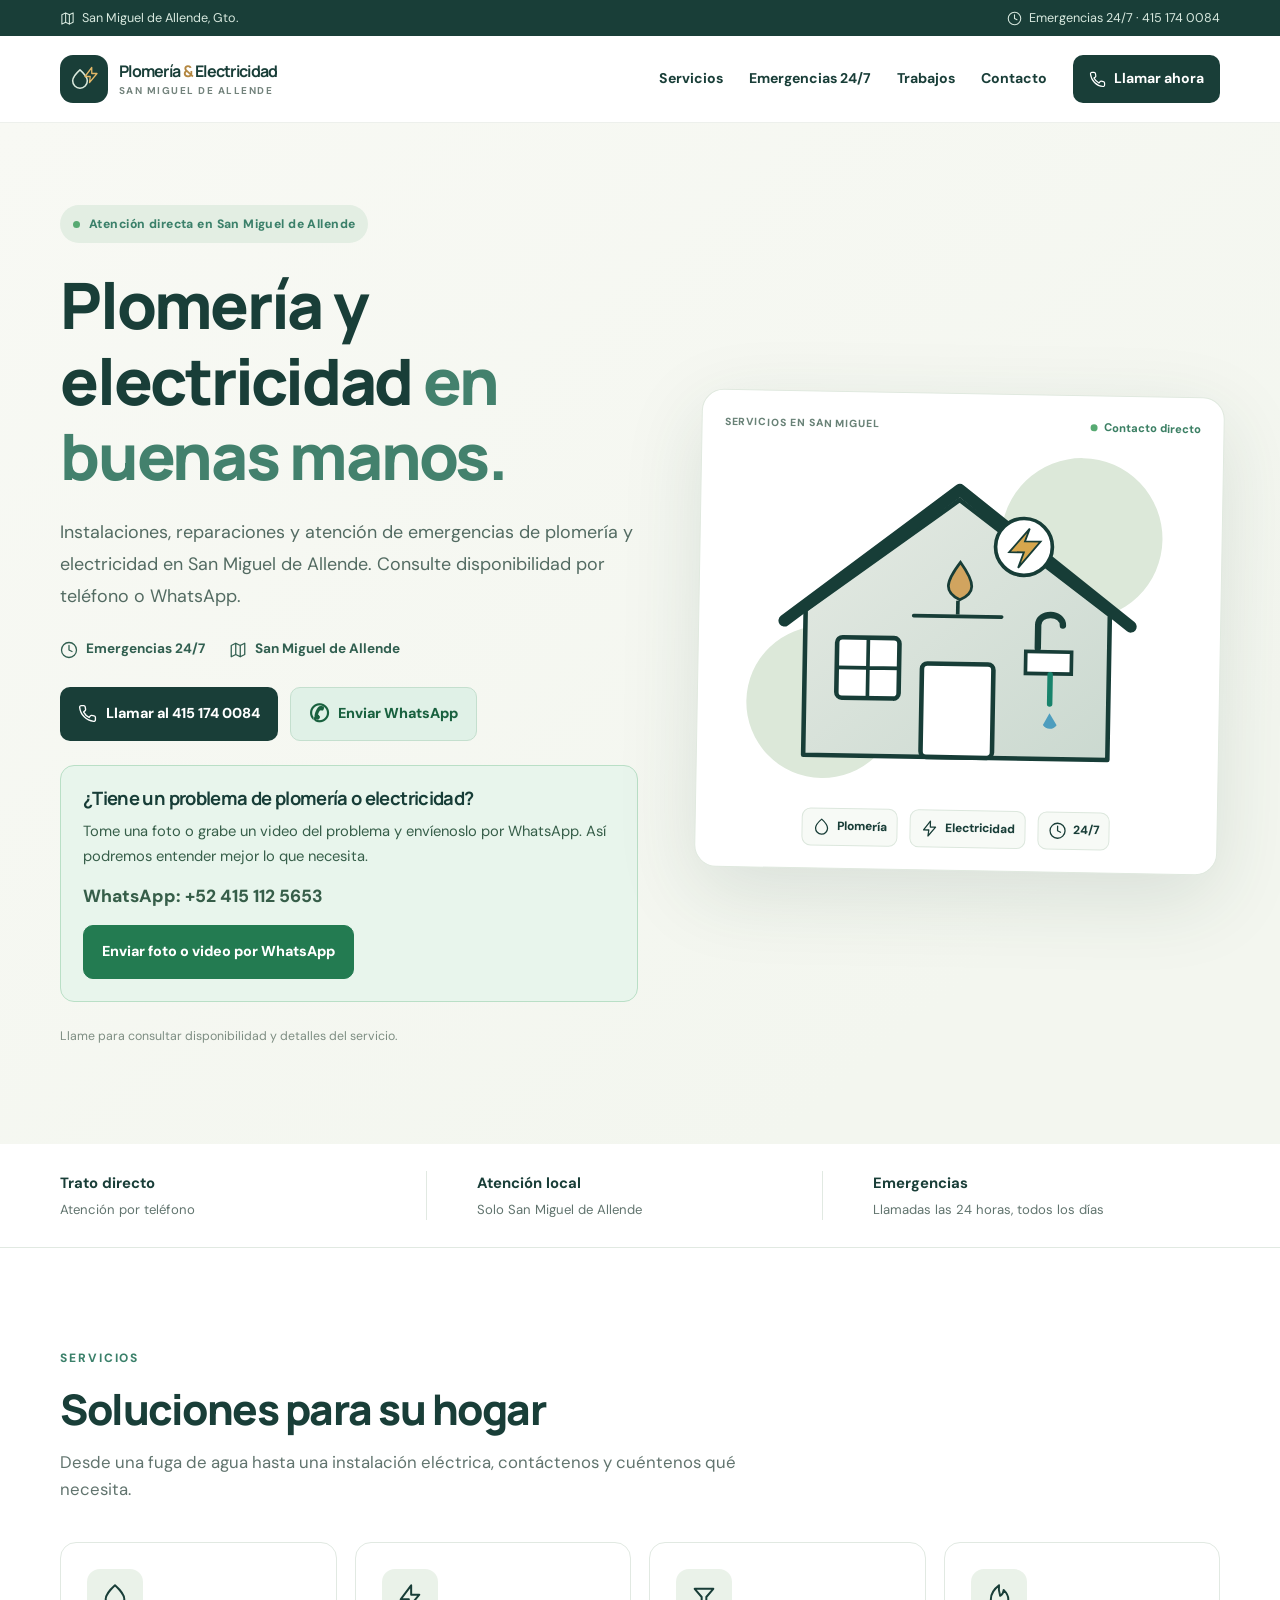
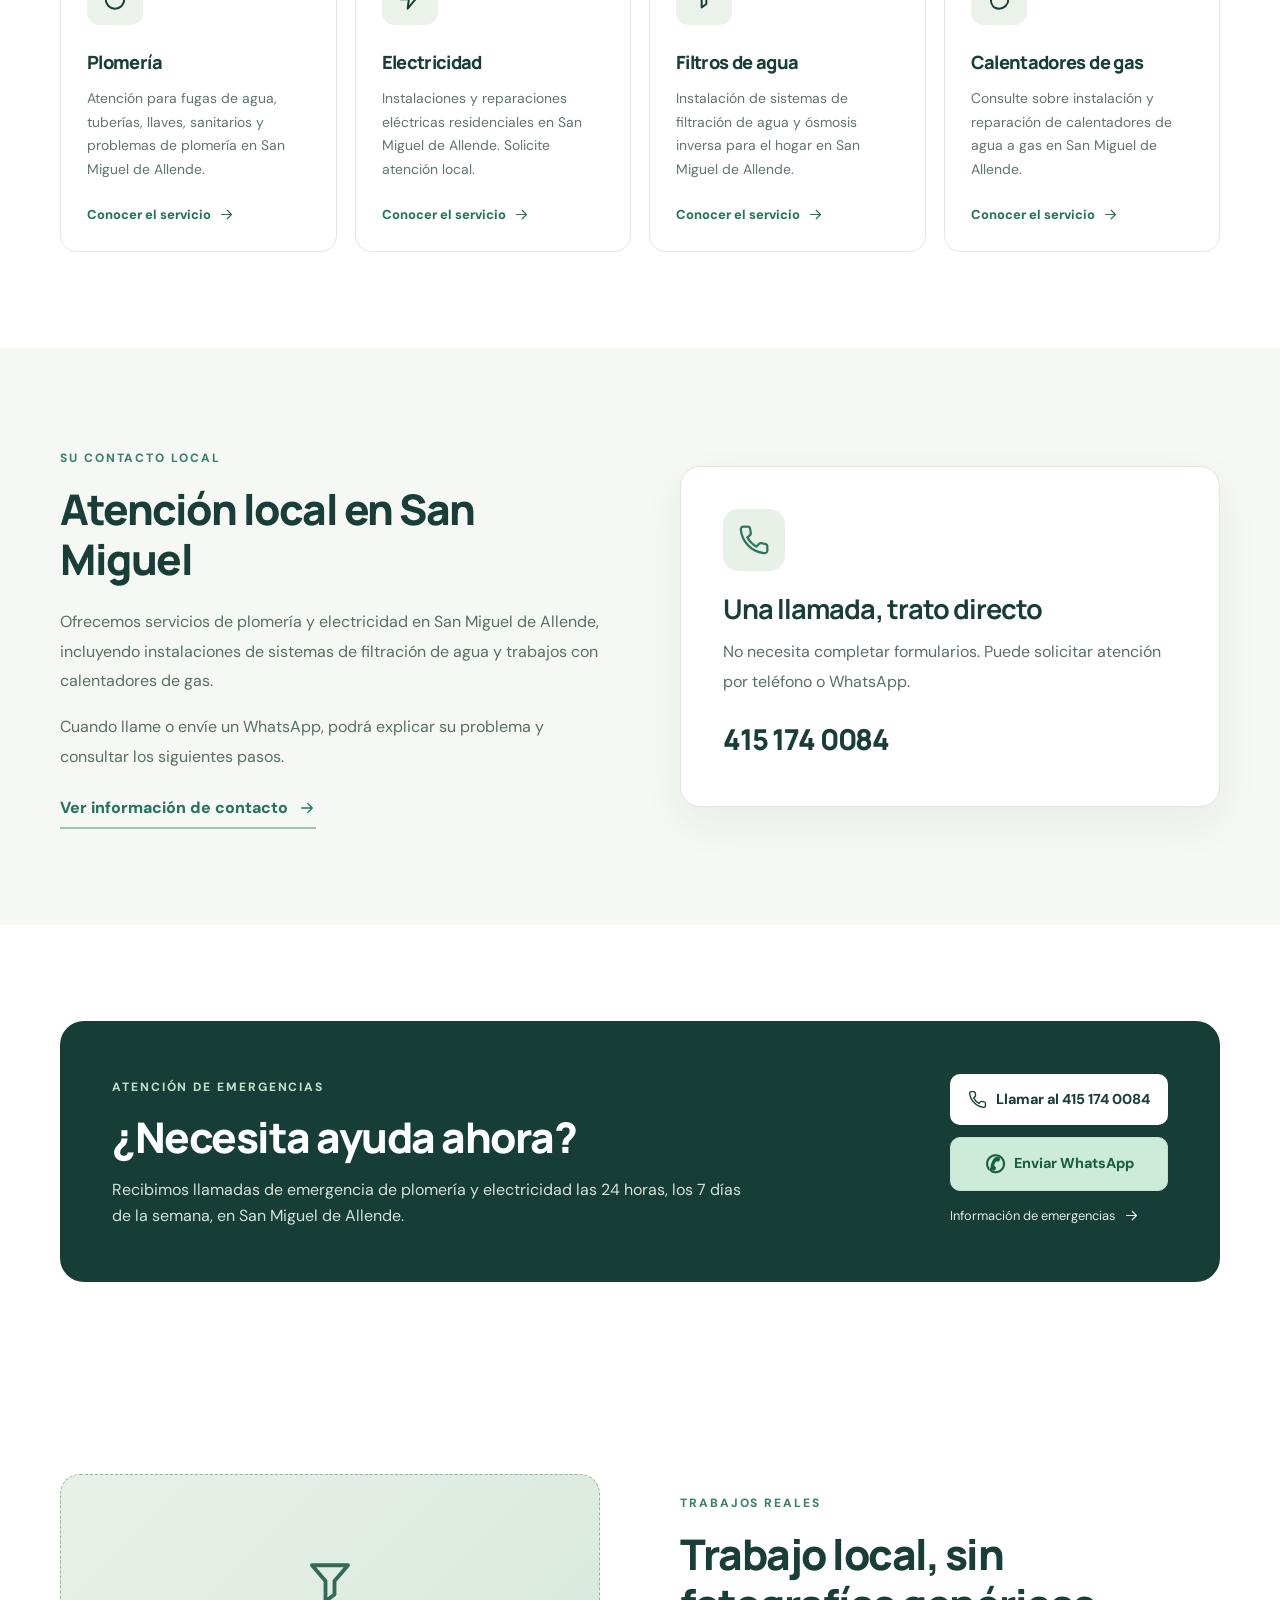
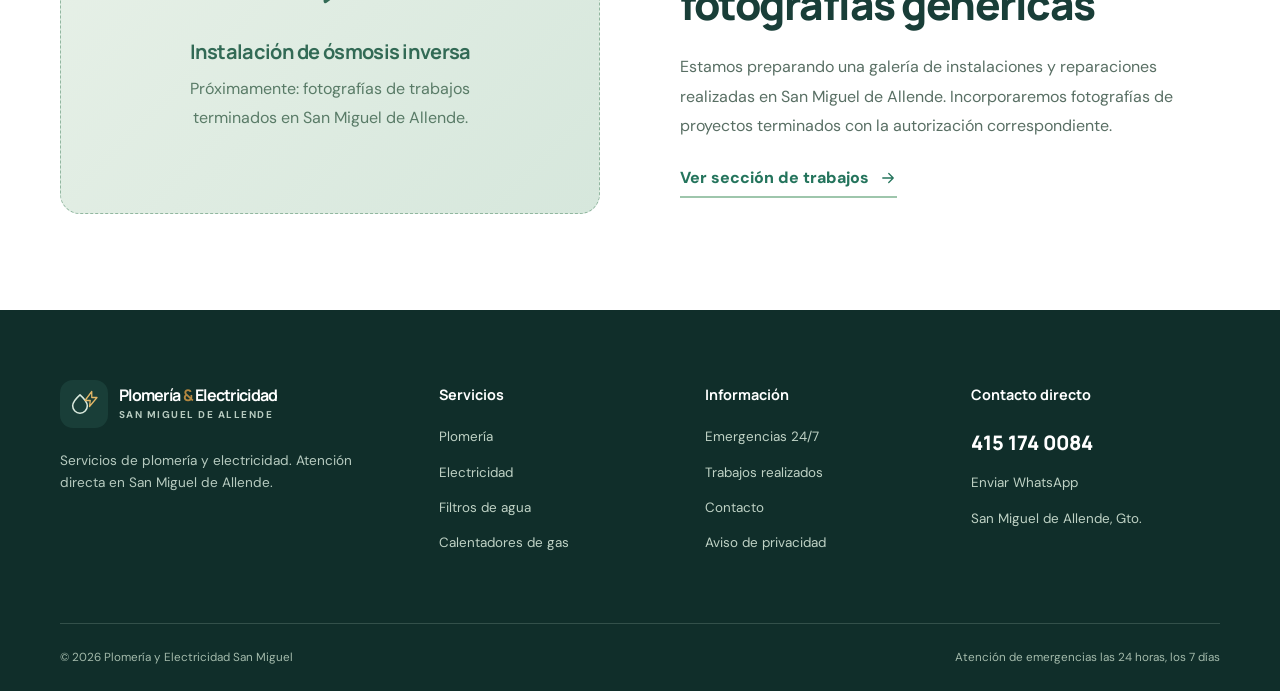
<file: index.html>
<!doctype html><html lang="es-MX"><head>
<!-- Google tag (gtag.js) -->
<script async src="https://www.googletagmanager.com/gtag/js?id=G-FZ346NBR8F"></script>
<script>
  window.dataLayer = window.dataLayer || [];
  function gtag(){dataLayer.push(arguments);}
  gtag('js', new Date());
  gtag('config', 'G-FZ346NBR8F');
</script>
<meta charset="utf-8"><meta name="viewport" content="width=device-width,initial-scale=1"><title>Plomería y Electricidad en San Miguel de Allende</title><meta name="description" content="Plomero y electricista en San Miguel de Allende. Filtros de agua, calentadores de gas y atención de emergencias 24/7. Solicite atención local por teléfono o WhatsApp."><link rel="canonical" href="https://plomeria-electricidad-san-miguel.mx/"><meta property="og:type" content="website"><meta property="og:locale" content="es_MX"><meta property="og:title" content="Plomería y Electricidad en San Miguel de Allende"><meta property="og:description" content="Plomero y electricista en San Miguel de Allende. Filtros de agua, calentadores de gas y atención de emergencias 24/7. Solicite atención local por teléfono o WhatsApp."><meta property="og:url" content="https://plomeria-electricidad-san-miguel.mx/"><meta name="theme-color" content="#173d37"><link rel="icon" type="image/svg+xml" href="/assets/images/favicon.svg"><link rel="stylesheet" href="/assets/css/main.css"><script type="application/ld+json">{"@context":"https://schema.org","@type":["Plumber","Electrician"],"name":"Plomería y Electricidad San Miguel","url":"https://plomeria-electricidad-san-miguel.mx/","telephone":"+524151740084","address":{"@type":"PostalAddress","addressLocality":"San Miguel de Allende","addressRegion":"Guanajuato","addressCountry":"MX"},"description":"Servicios de plomería, electricidad, filtración de agua y calentadores de gas en San Miguel de Allende.","areaServed":{"@type":"City","name":"San Miguel de Allende","containedInPlace":{"@type":"AdministrativeArea","name":"Guanajuato"}},"hasOfferCatalog":{"@type":"OfferCatalog","name":"Servicios","itemListElement":[{"@type":"OfferCatalog","name":"Plomería","url":"https://plomeria-electricidad-san-miguel.mx/plomeria/"},{"@type":"OfferCatalog","name":"Electricidad","url":"https://plomeria-electricidad-san-miguel.mx/electricidad/"},{"@type":"OfferCatalog","name":"Filtros de agua","url":"https://plomeria-electricidad-san-miguel.mx/filtros-de-agua/"},{"@type":"OfferCatalog","name":"Calentadores de gas","url":"https://plomeria-electricidad-san-miguel.mx/calentadores-de-gas/"}]}}</script><script type="application/ld+json">{"@context":"https://schema.org","@type":"WebPage","name":"Plomería y Electricidad en San Miguel de Allende","description":"Plomero y electricista en San Miguel de Allende. Filtros de agua, calentadores de gas y atención de emergencias 24/7. Solicite atención local por teléfono o WhatsApp.","url":"https://plomeria-electricidad-san-miguel.mx/","inLanguage":"es"}</script></head><body><a class="skip-link" href="#contenido">Saltar al contenido</a><div class="topline"><div class="wrap topline-inner"><span><svg width="15" height="15" viewBox="0 0 24 24" fill="none" stroke="currentColor" stroke-width="1.7" stroke-linecap="round" stroke-linejoin="round" aria-hidden="true"><path d="M3 6 9 3l6 3 6-3v15l-6 3-6-3-6 3V6ZM9 3v15m6-12v15"/></svg> San Miguel de Allende, Gto.</span><a href="tel:+524151740084"><svg width="15" height="15" viewBox="0 0 24 24" fill="none" stroke="currentColor" stroke-width="1.7" stroke-linecap="round" stroke-linejoin="round" aria-hidden="true"><path d="M12 22a10 10 0 1 0 0-20 10 10 0 0 0 0 20ZM12 6v6l4 2"/></svg> Emergencias 24/7 · 415 174 0084</a></div></div><header class="site-header"><div class="wrap nav-inner"><a class="brand" href="#contenido" aria-label="Plomería y Electricidad San Miguel, inicio"><span class="brand-mark"><svg width="22" height="22" viewBox="0 0 24 24" fill="none" stroke="currentColor" stroke-width="1.7" stroke-linecap="round" stroke-linejoin="round" aria-hidden="true"><path d="M12 22a8 8 0 0 0 8-8c0-5-8-12-8-12S4 9 4 14a8 8 0 0 0 8 8Z"/></svg><svg width="18" height="18" viewBox="0 0 24 24" fill="none" stroke="currentColor" stroke-width="1.7" stroke-linecap="round" stroke-linejoin="round" aria-hidden="true"><path d="m13 2-9 12h7l-1 8 10-12h-7l0-8Z"/></svg></span><span><strong>Plomería <i>&</i> Electricidad</strong><small>SAN MIGUEL DE ALLENDE</small></span></a><button class="menu-toggle" aria-label="Abrir menú" aria-expanded="false" aria-controls="nav-links"><span></span><span></span><span></span></button><nav class="nav-links" id="nav-links" aria-label="Navegación principal"><a href="#servicios">Servicios</a><a href="#contenido">Emergencias 24/7</a><a href="#contenido">Trabajos</a><a href="#contenido">Contacto</a><a class="nav-call" href="tel:+524151740084"><svg width="17" height="17" viewBox="0 0 24 24" fill="none" stroke="currentColor" stroke-width="1.7" stroke-linecap="round" stroke-linejoin="round" aria-hidden="true"><path d="M22 16.9v3a2 2 0 0 1-2.2 2A19.8 19.8 0 0 1 2.1 4.2 2 2 0 0 1 4.1 2h3a2 2 0 0 1 2 1.7l.5 3a2 2 0 0 1-.6 1.7L7 10a16 16 0 0 0 7 7l1.6-2a2 2 0 0 1 1.7-.6l3 .5a2 2 0 0 1 1.7 2Z"/></svg> Llamar ahora</a></nav></div></header><main id="contenido"><section class="hero"><div class="wrap hero-grid"><div class="hero-copy"><span class="eyebrow"><span class="eyebrow-dot"></span> Atención directa en San Miguel de Allende</span><h1>Plomería y electricidad <em>en buenas manos.</em></h1><p class="hero-lead">Instalaciones, reparaciones y atención de emergencias de plomería y electricidad en San Miguel de Allende. Consulte disponibilidad por teléfono o WhatsApp.</p><div class="hero-facts"><span><svg width="18" height="18" viewBox="0 0 24 24" fill="none" stroke="currentColor" stroke-width="1.7" stroke-linecap="round" stroke-linejoin="round" aria-hidden="true"><path d="M12 22a10 10 0 1 0 0-20 10 10 0 0 0 0 20ZM12 6v6l4 2"/></svg> Emergencias 24/7</span><span><svg width="18" height="18" viewBox="0 0 24 24" fill="none" stroke="currentColor" stroke-width="1.7" stroke-linecap="round" stroke-linejoin="round" aria-hidden="true"><path d="M3 6 9 3l6 3 6-3v15l-6 3-6-3-6 3V6ZM9 3v15m6-12v15"/></svg> San Miguel de Allende</span></div><div class="actions"><a class="btn btn-primary" href="tel:+524151740084"><svg width="19" height="19" viewBox="0 0 24 24" fill="none" stroke="currentColor" stroke-width="1.7" stroke-linecap="round" stroke-linejoin="round" aria-hidden="true"><path d="M22 16.9v3a2 2 0 0 1-2.2 2A19.8 19.8 0 0 1 2.1 4.2 2 2 0 0 1 4.1 2h3a2 2 0 0 1 2 1.7l.5 3a2 2 0 0 1-.6 1.7L7 10a16 16 0 0 0 7 7l1.6-2a2 2 0 0 1 1.7-.6l3 .5a2 2 0 0 1 1.7 2Z"/></svg> Llamar al 415 174 0084</a><a class="btn btn-whatsapp" href="https://wa.me/524151125653?text=Hola%2C%20encontr%C3%A9%20Plomer%C3%ADa%20y%20Electricidad%20San%20Miguel%20y%20necesito%20informaci%C3%B3n%20sobre%20un%20servicio%20en%20San%20Miguel%20de%20Allende." target="_blank" rel="noopener noreferrer"><span class="wa-mark" aria-hidden="true">✆</span> Enviar WhatsApp</a></div><div class="whatsapp-photo-help">
  <h3>¿Tiene un problema de plomería o electricidad?</h3>
  <p>Tome una foto o grabe un video del problema y envíenoslo por WhatsApp. Así podremos entender mejor lo que necesita.</p>
  <p class="whatsapp-photo-number">WhatsApp: +52 415 112 5653</p>
  <a class="btn btn-whatsapp" href="https://wa.me/524151125653?text=Hola%2C%20tengo%20un%20problema%20de%20plomer%C3%ADa%20o%20electricidad%20en%20San%20Miguel%20de%20Allende.%20Quiero%20enviar%20una%20foto%20o%20video." target="_blank" rel="noopener noreferrer">Enviar foto o video por WhatsApp</a>
</div>
<p class="hero-note">Llame para consultar disponibilidad y detalles del servicio.</p></div><div class="hero-art" aria-label="Ilustración de una vivienda y servicios de plomería y electricidad"><div class="art-top"><span>SERVICIOS EN SAN MIGUEL</span><span class="art-status"><span></span> Contacto directo</span></div><svg viewBox="0 0 520 410" role="img" aria-label="Ilustración de casa con tuberías, grifo y luz"><defs><linearGradient id="house" x1="0" x2="1" y1="0" y2="1"><stop stop-color="#e4eae3"/><stop offset="1" stop-color="#cbd9d0"/></linearGradient></defs><circle cx="392" cy="112" r="88" fill="#dce8d9"/><circle cx="112" cy="295" r="83" fill="#dce8d9"/><path d="M92 195 258 72l166 123v158H92Z" fill="url(#house)" stroke="#173d37" stroke-width="5" stroke-linejoin="round"/><path d="M69 207 258 61l189 146" fill="none" stroke="#173d37" stroke-width="13" stroke-linecap="round" stroke-linejoin="round"/><rect x="220" y="251" width="78" height="102" rx="6" fill="#fff" stroke="#173d37" stroke-width="5"/><rect x="127" y="224" width="68" height="66" rx="6" fill="#fff" stroke="#173d37" stroke-width="5"/><path d="M161 224v66M127 257h68" stroke="#173d37" stroke-width="4"/><path d="M333 236h50v24h-50z" fill="#fff" stroke="#173d37" stroke-width="4"/><path d="M346 232v-25c0-15 27-15 27 0" fill="none" stroke="#173d37" stroke-width="7" stroke-linecap="round"/><path d="M360 261v32" stroke="#18836c" stroke-width="6" stroke-linecap="round"/><path d="m360 303-7 13a9 9 0 0 0 15 0Z" fill="#4d9dbe"/><path d="M260 140c-17 23-17 33 0 41 17-8 17-18 0-41Z" fill="#d1a45f" stroke="#173d37" stroke-width="3"/><path d="M258 182v15" stroke="#173d37" stroke-width="4"/><path d="M210 199h96" stroke="#173d37" stroke-width="4" stroke-linecap="round"/><circle cx="329" cy="122" r="31" fill="#fff" stroke="#173d37" stroke-width="4"/><path d="m335 102-22 26h16l-6 17 24-29h-17Z" fill="#d6a64d" stroke="#173d37" stroke-width="2"/></svg><div class="art-bottom"><div class="art-chip"><svg width="18" height="18" viewBox="0 0 24 24" fill="none" stroke="currentColor" stroke-width="1.7" stroke-linecap="round" stroke-linejoin="round" aria-hidden="true"><path d="M12 22a8 8 0 0 0 8-8c0-5-8-12-8-12S4 9 4 14a8 8 0 0 0 8 8Z"/></svg> Plomería</div><div class="art-chip"><svg width="18" height="18" viewBox="0 0 24 24" fill="none" stroke="currentColor" stroke-width="1.7" stroke-linecap="round" stroke-linejoin="round" aria-hidden="true"><path d="m13 2-9 12h7l-1 8 10-12h-7l0-8Z"/></svg> Electricidad</div><div class="art-chip"><svg width="18" height="18" viewBox="0 0 24 24" fill="none" stroke="currentColor" stroke-width="1.7" stroke-linecap="round" stroke-linejoin="round" aria-hidden="true"><path d="M12 22a10 10 0 1 0 0-20 10 10 0 0 0 0 20ZM12 6v6l4 2"/></svg> 24/7</div></div></div></div></section><section class="trust-band"><div class="wrap trust-inner"><div><strong>Trato directo</strong><span>Atención por teléfono</span></div><div><strong>Atención local</strong><span>Solo San Miguel de Allende</span></div><div><strong>Emergencias</strong><span>Llamadas las 24 horas, todos los días</span></div></div></section><section class="section" id="servicios"><div class="wrap"><div class="section-intro"><span class="kicker">SERVICIOS</span><h2>Soluciones para su hogar</h2><p>Desde una fuga de agua hasta una instalación eléctrica, contáctenos y cuéntenos qué necesita.</p></div><div class="service-grid"><a class="service-card" href="/plomeria/"><span class="service-icon"><svg width="28" height="28" viewBox="0 0 24 24" fill="none" stroke="currentColor" stroke-width="1.7" stroke-linecap="round" stroke-linejoin="round" aria-hidden="true"><path d="M12 22a8 8 0 0 0 8-8c0-5-8-12-8-12S4 9 4 14a8 8 0 0 0 8 8Z"/></svg></span><span class="service-title">Plomería</span><span class="service-description">Atención para fugas de agua, tuberías, llaves, sanitarios y problemas de plomería en San Miguel de Allende.</span><span class="card-link">Conocer el servicio <svg width="17" height="17" viewBox="0 0 24 24" fill="none" stroke="currentColor" stroke-width="1.7" stroke-linecap="round" stroke-linejoin="round" aria-hidden="true"><path d="M5 12h14m-6-6 6 6-6 6"/></svg></span></a><a class="service-card" href="/electricidad/"><span class="service-icon"><svg width="28" height="28" viewBox="0 0 24 24" fill="none" stroke="currentColor" stroke-width="1.7" stroke-linecap="round" stroke-linejoin="round" aria-hidden="true"><path d="m13 2-9 12h7l-1 8 10-12h-7l0-8Z"/></svg></span><span class="service-title">Electricidad</span><span class="service-description">Instalaciones y reparaciones eléctricas residenciales en San Miguel de Allende. Solicite atención local.</span><span class="card-link">Conocer el servicio <svg width="17" height="17" viewBox="0 0 24 24" fill="none" stroke="currentColor" stroke-width="1.7" stroke-linecap="round" stroke-linejoin="round" aria-hidden="true"><path d="M5 12h14m-6-6 6 6-6 6"/></svg></span></a><a class="service-card" href="#contenido"><span class="service-icon"><svg width="28" height="28" viewBox="0 0 24 24" fill="none" stroke="currentColor" stroke-width="1.7" stroke-linecap="round" stroke-linejoin="round" aria-hidden="true"><path d="M4 5h16l-6 7v6l-4 3v-9L4 5Z"/></svg></span><span class="service-title">Filtros de agua</span><span class="service-description">Instalación de sistemas de filtración de agua y ósmosis inversa para el hogar en San Miguel de Allende.</span><span class="card-link">Conocer el servicio <svg width="17" height="17" viewBox="0 0 24 24" fill="none" stroke="currentColor" stroke-width="1.7" stroke-linecap="round" stroke-linejoin="round" aria-hidden="true"><path d="M5 12h14m-6-6 6 6-6 6"/></svg></span></a><a class="service-card" href="#contenido"><span class="service-icon"><svg width="28" height="28" viewBox="0 0 24 24" fill="none" stroke="currentColor" stroke-width="1.7" stroke-linecap="round" stroke-linejoin="round" aria-hidden="true"><path d="M12 22c4.5 0 8-3.4 8-8 0-4.2-3-7-4-8-.2 3-1.5 4.2-3 5-1-3-1.5-6-1-9-4 3-7 7-7 12 0 4.6 2.5 8 7 8Z"/></svg></span><span class="service-title">Calentadores de gas</span><span class="service-description">Consulte sobre instalación y reparación de calentadores de agua a gas en San Miguel de Allende.</span><span class="card-link">Conocer el servicio <svg width="17" height="17" viewBox="0 0 24 24" fill="none" stroke="currentColor" stroke-width="1.7" stroke-linecap="round" stroke-linejoin="round" aria-hidden="true"><path d="M5 12h14m-6-6 6 6-6 6"/></svg></span></a></div></div></section><section class="section section-tint"><div class="wrap split"><div><span class="kicker">SU CONTACTO LOCAL</span><h2>Atención local en San Miguel</h2><p>Ofrecemos servicios de plomería y electricidad en San Miguel de Allende, incluyendo instalaciones de sistemas de filtración de agua y trabajos con calentadores de gas.</p><p>Cuando llame o envíe un WhatsApp, podrá explicar su problema y consultar los siguientes pasos.</p><a class="text-link" href="#contenido">Ver información de contacto <svg width="18" height="18" viewBox="0 0 24 24" fill="none" stroke="currentColor" stroke-width="1.7" stroke-linecap="round" stroke-linejoin="round" aria-hidden="true"><path d="M5 12h14m-6-6 6 6-6 6"/></svg></a></div><div class="feature-panel"><span class="feature-icon"><svg width="32" height="32" viewBox="0 0 24 24" fill="none" stroke="currentColor" stroke-width="1.7" stroke-linecap="round" stroke-linejoin="round" aria-hidden="true"><path d="M22 16.9v3a2 2 0 0 1-2.2 2A19.8 19.8 0 0 1 2.1 4.2 2 2 0 0 1 4.1 2h3a2 2 0 0 1 2 1.7l.5 3a2 2 0 0 1-.6 1.7L7 10a16 16 0 0 0 7 7l1.6-2a2 2 0 0 1 1.7-.6l3 .5a2 2 0 0 1 1.7 2Z"/></svg></span><h3>Una llamada, trato directo</h3><p>No necesita completar formularios. Puede solicitar atención por teléfono o WhatsApp.</p><div class="feature-number">415 174 0084</div></div></div></section><section class="section"><div class="wrap emergency-banner"><div><span class="kicker kicker-light">ATENCIÓN DE EMERGENCIAS</span><h2>¿Necesita ayuda ahora?</h2><p>Recibimos llamadas de emergencia de plomería y electricidad las 24 horas, los 7 días de la semana, en San Miguel de Allende.</p></div><div><div class="actions"><a class="btn btn-primary" href="tel:+524151740084"><svg width="19" height="19" viewBox="0 0 24 24" fill="none" stroke="currentColor" stroke-width="1.7" stroke-linecap="round" stroke-linejoin="round" aria-hidden="true"><path d="M22 16.9v3a2 2 0 0 1-2.2 2A19.8 19.8 0 0 1 2.1 4.2 2 2 0 0 1 4.1 2h3a2 2 0 0 1 2 1.7l.5 3a2 2 0 0 1-.6 1.7L7 10a16 16 0 0 0 7 7l1.6-2a2 2 0 0 1 1.7-.6l3 .5a2 2 0 0 1 1.7 2Z"/></svg> Llamar al 415 174 0084</a><a class="btn btn-whatsapp" href="https://wa.me/524151125653?text=Hola%2C%20encontr%C3%A9%20Plomer%C3%ADa%20y%20Electricidad%20San%20Miguel%20y%20necesito%20informaci%C3%B3n%20sobre%20un%20servicio%20en%20San%20Miguel%20de%20Allende." target="_blank" rel="noopener noreferrer"><span class="wa-mark" aria-hidden="true">✆</span> Enviar WhatsApp</a></div><a class="emergency-link" href="#contenido">Información de emergencias <svg width="17" height="17" viewBox="0 0 24 24" fill="none" stroke="currentColor" stroke-width="1.7" stroke-linecap="round" stroke-linejoin="round" aria-hidden="true"><path d="M5 12h14m-6-6 6 6-6 6"/></svg></a></div></div></section><section class="section"><div class="wrap split"><div class="photo-placeholder"><span><svg width="54" height="54" viewBox="0 0 24 24" fill="none" stroke="currentColor" stroke-width="1.7" stroke-linecap="round" stroke-linejoin="round" aria-hidden="true"><path d="M4 5h16l-6 7v6l-4 3v-9L4 5Z"/></svg></span><h3>Instalación de ósmosis inversa</h3><p>Próximamente: fotografías de trabajos terminados en San Miguel de Allende.</p></div><div><span class="kicker">TRABAJOS REALES</span><h2>Trabajo local, sin fotografías genéricas</h2><p>Estamos preparando una galería de instalaciones y reparaciones realizadas en San Miguel de Allende. Incorporaremos fotografías de proyectos terminados con la autorización correspondiente.</p><a class="text-link" href="#contenido">Ver sección de trabajos <svg width="18" height="18" viewBox="0 0 24 24" fill="none" stroke="currentColor" stroke-width="1.7" stroke-linecap="round" stroke-linejoin="round" aria-hidden="true"><path d="M5 12h14m-6-6 6 6-6 6"/></svg></a></div></div></section></main><footer class="footer"><div class="wrap footer-main"><div><a class="brand footer-brand" href="#contenido"><span class="brand-mark"><svg width="22" height="22" viewBox="0 0 24 24" fill="none" stroke="currentColor" stroke-width="1.7" stroke-linecap="round" stroke-linejoin="round" aria-hidden="true"><path d="M12 22a8 8 0 0 0 8-8c0-5-8-12-8-12S4 9 4 14a8 8 0 0 0 8 8Z"/></svg><svg width="18" height="18" viewBox="0 0 24 24" fill="none" stroke="currentColor" stroke-width="1.7" stroke-linecap="round" stroke-linejoin="round" aria-hidden="true"><path d="m13 2-9 12h7l-1 8 10-12h-7l0-8Z"/></svg></span><span><strong>Plomería <i>&</i> Electricidad</strong><small>SAN MIGUEL DE ALLENDE</small></span></a><p>Servicios de plomería y electricidad. Atención directa en San Miguel de Allende.</p></div><div><h3>Servicios</h3><a href="/plomeria/">Plomería</a><a href="/electricidad/">Electricidad</a><a href="#contenido">Filtros de agua</a><a href="#contenido">Calentadores de gas</a></div><div><h3>Información</h3><a href="#contenido">Emergencias 24/7</a><a href="#contenido">Trabajos realizados</a><a href="#contenido">Contacto</a><a href="#contenido">Aviso de privacidad</a></div><div><h3>Contacto directo</h3><a class="footer-number" href="tel:+524151740084">415 174 0084</a><a href="https://wa.me/524151125653?text=Hola%2C%20encontr%C3%A9%20Plomer%C3%ADa%20y%20Electricidad%20San%20Miguel%20y%20necesito%20informaci%C3%B3n%20sobre%20un%20servicio%20en%20San%20Miguel%20de%20Allende." target="_blank" rel="noopener noreferrer">Enviar WhatsApp</a><span>San Miguel de Allende, Gto.</span></div></div><div class="wrap footer-bottom"><span>© 2026 Plomería y Electricidad San Miguel</span><span>Atención de emergencias las 24 horas, los 7 días</span></div></footer><div class="mobile-cta"><a href="tel:+524151740084"><svg width="20" height="20" viewBox="0 0 24 24" fill="none" stroke="currentColor" stroke-width="1.7" stroke-linecap="round" stroke-linejoin="round" aria-hidden="true"><path d="M22 16.9v3a2 2 0 0 1-2.2 2A19.8 19.8 0 0 1 2.1 4.2 2 2 0 0 1 4.1 2h3a2 2 0 0 1 2 1.7l.5 3a2 2 0 0 1-.6 1.7L7 10a16 16 0 0 0 7 7l1.6-2a2 2 0 0 1 1.7-.6l3 .5a2 2 0 0 1 1.7 2Z"/></svg> Llamar</a><a href="https://wa.me/524151125653?text=Hola%2C%20encontr%C3%A9%20Plomer%C3%ADa%20y%20Electricidad%20San%20Miguel%20y%20necesito%20informaci%C3%B3n%20sobre%20un%20servicio%20en%20San%20Miguel%20de%20Allende." target="_blank" rel="noopener noreferrer">✆ WhatsApp</a></div><script>const menu = document.querySelector('.menu-toggle');
const links = document.querySelector('.nav-links');
if (menu && links) {
  menu.addEventListener('click', () => {
    const open = menu.getAttribute('aria-expanded') !== 'true';
    menu.setAttribute('aria-expanded', String(open));
    menu.setAttribute('aria-label', open ? 'Cerrar menú' : 'Abrir menú');
    links.classList.toggle('is-open', open);
  });
  links.addEventListener('click', (e) => {
    if (e.target.closest('a')) {
      menu.setAttribute('aria-expanded', 'false');
      links.classList.remove('is-open');
    }
  });
}
</script><script>
document.addEventListener("click", function (event) {
  const link = event.target.closest("a");

  if (!link) return;

  const href = link.getAttribute("href") || "";

  if (href.startsWith("tel:")) {
    gtag("event", "phone_click", {
      page_path: window.location.pathname
    });
  }

  if (href.includes("wa.me/")) {
    gtag("event", "whatsapp_click", {
      page_path: window.location.pathname
    });
  }
});
</script>
</body></html>
</file>
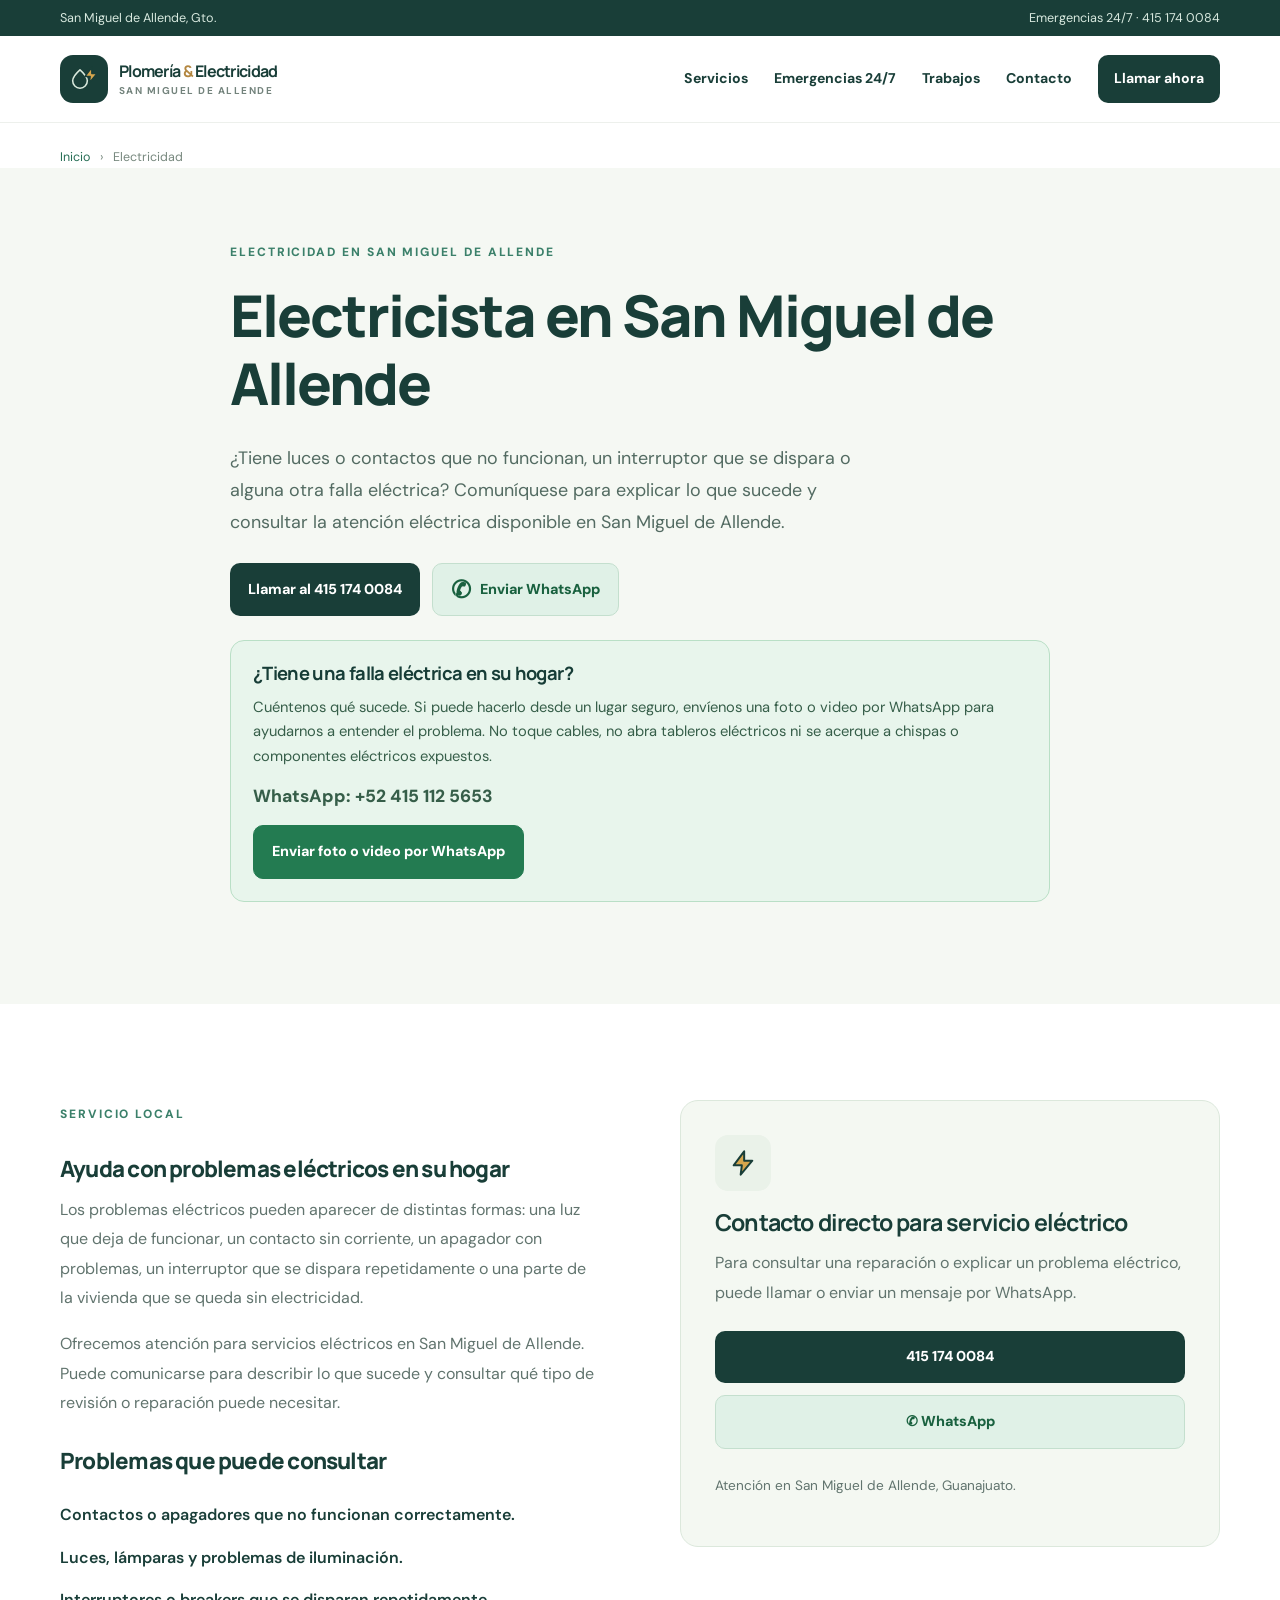
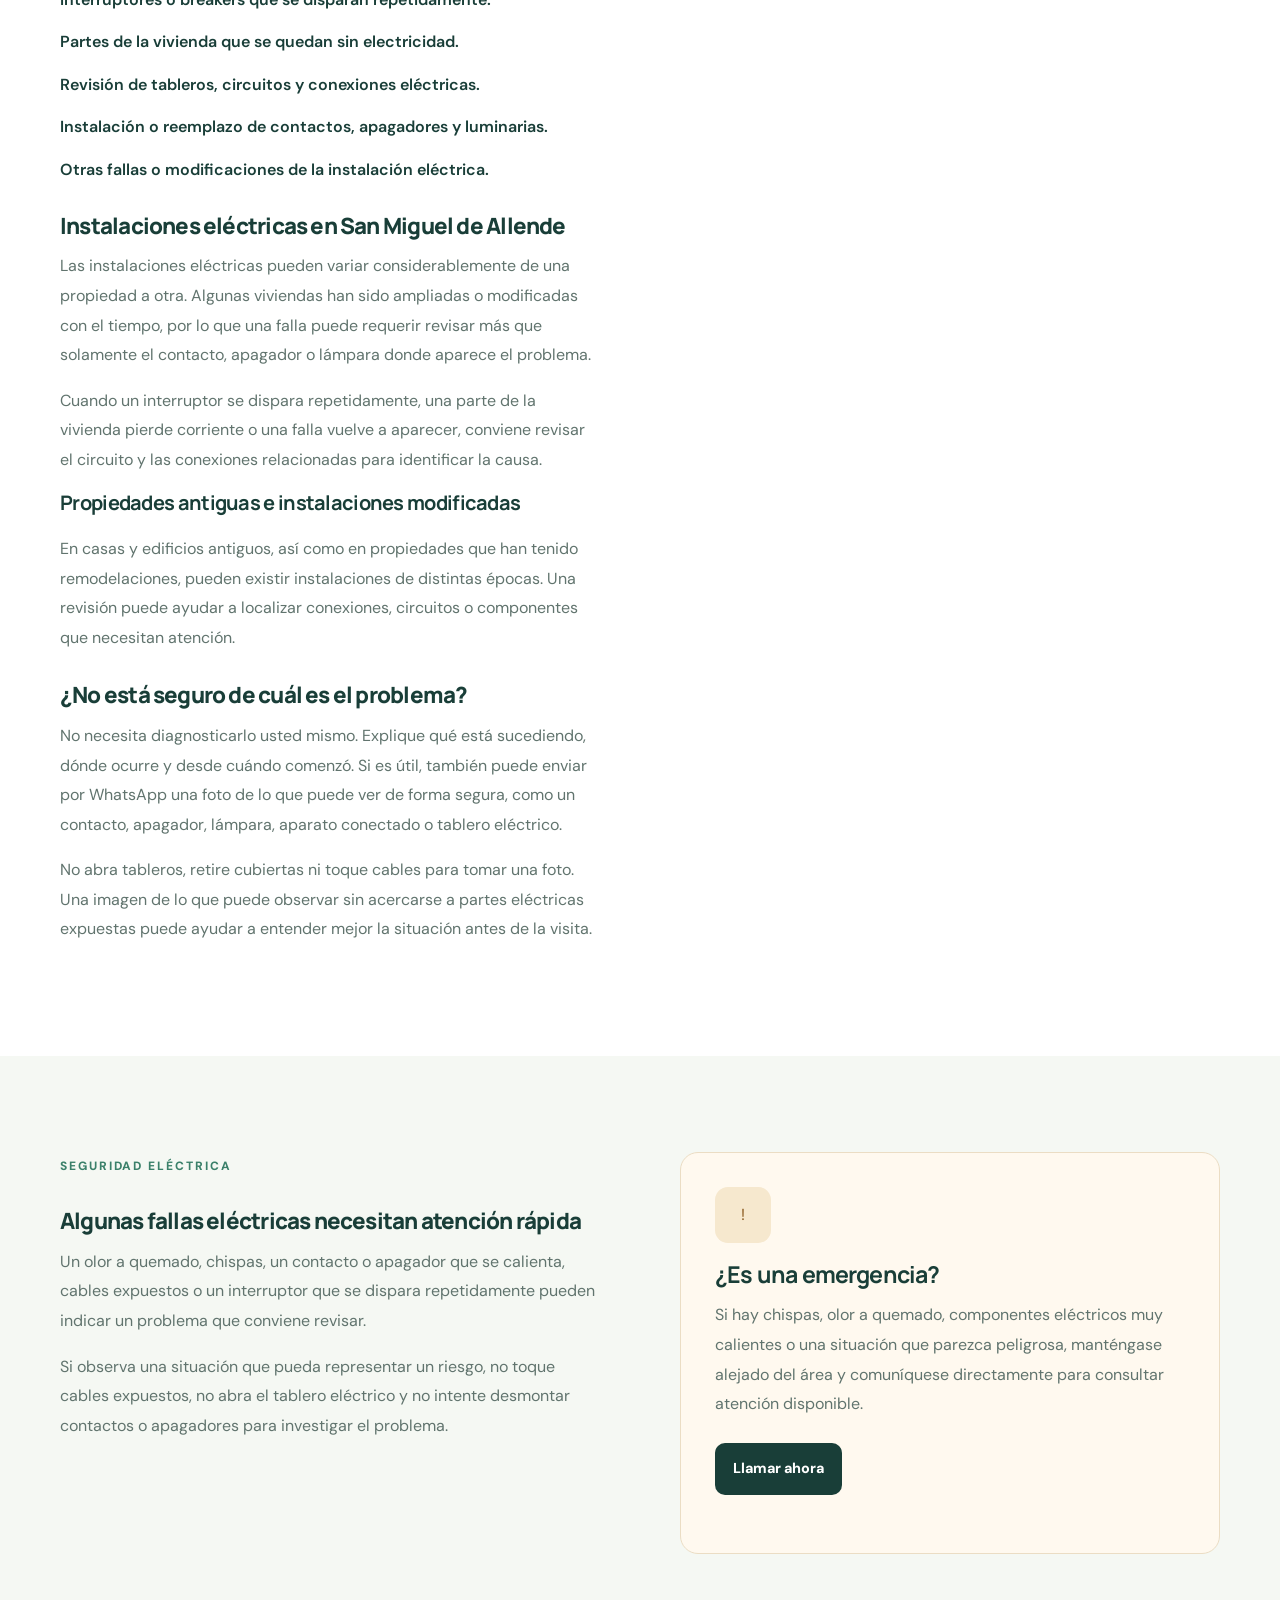
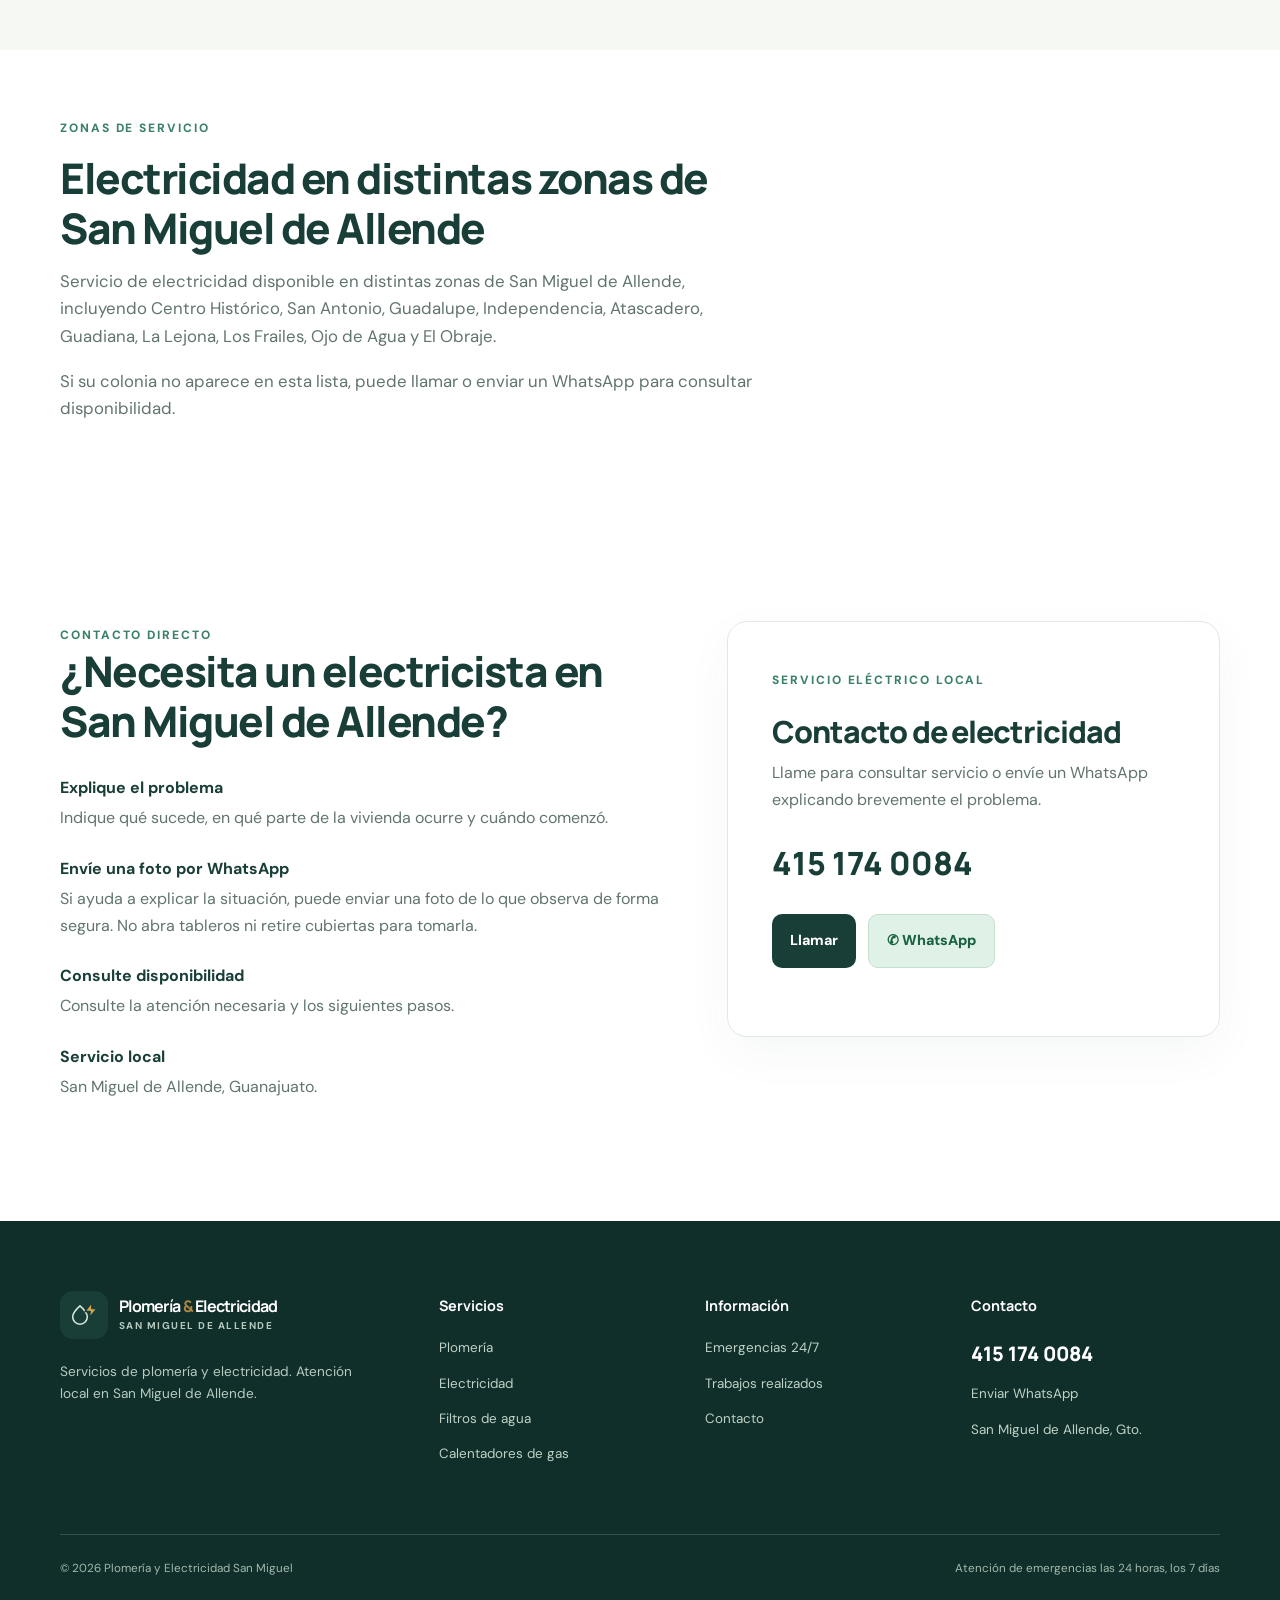
<file: electricidad/index.html>
<!doctype html>
<html lang="es-MX">
<head>
<!-- Google tag (gtag.js) -->
<script async src="https://www.googletagmanager.com/gtag/js?id=G-FZ346NBR8F"></script>
<script>
  window.dataLayer = window.dataLayer || [];
  function gtag(){dataLayer.push(arguments);}
  gtag('js', new Date());
  gtag('config', 'G-FZ346NBR8F');
</script>

  <meta charset="utf-8">
  <meta name="viewport" content="width=device-width,initial-scale=1">

  <title>Electricista en San Miguel de Allende | Servicio Eléctrico Local</title>
  <meta name="description" content="Electricista en San Miguel de Allende para fallas eléctricas, contactos, apagadores, iluminación, tableros y reparaciones. Atención local y contacto directo.">

  <link rel="canonical" href="https://plomeria-electricidad-san-miguel.mx/electricidad/">

  <meta property="og:type" content="website">
  <meta property="og:locale" content="es_MX">
  <meta property="og:title" content="Electricista en San Miguel de Allende | Servicio Eléctrico Local">
  <meta property="og:description" content="Servicios de electricidad en San Miguel de Allende. Fallas eléctricas, contactos, apagadores, iluminación, tableros y otras reparaciones.">
  <meta property="og:url" content="https://plomeria-electricidad-san-miguel.mx/electricidad/">

  <meta name="theme-color" content="#173d37">
  <link rel="stylesheet" href="/assets/css/main.css">

  <script type="application/ld+json">
  {
    "@context": "https://schema.org",
    "@type": "Service",
    "name": "Servicio de electricidad en San Miguel de Allende",
    "description": "Servicios de electricidad en San Miguel de Allende para fallas eléctricas, contactos, apagadores, iluminación, tableros, circuitos e instalaciones eléctricas.",
    "url": "https://plomeria-electricidad-san-miguel.mx/electricidad/",
    "areaServed": {
      "@type": "City",
      "name": "San Miguel de Allende",
      "containedInPlace": {
        "@type": "AdministrativeArea",
        "name": "Guanajuato"
      }
    },
    "provider": {
      "@type": "Electrician",
      "name": "Plomería y Electricidad San Miguel",
      "url": "https://plomeria-electricidad-san-miguel.mx/",
      "telephone": "+524151740084",
      "address": {
        "@type": "PostalAddress",
        "addressLocality": "San Miguel de Allende",
        "addressRegion": "Guanajuato",
        "addressCountry": "MX"
      }
    }
  }
  </script>
</head>

<body>
<a class="skip-link" href="#contenido">Saltar al contenido</a>

<div class="topline">
  <div class="wrap topline-inner">
    <span>San Miguel de Allende, Gto.</span>
    <a href="tel:+524151740084">Emergencias 24/7 · 415 174 0084</a>
  </div>
</div>

<header class="site-header">
  <div class="wrap nav-inner">
    <a class="brand" href="/" aria-label="Plomería y Electricidad San Miguel, inicio">
      <span class="brand-mark"><svg width="22" height="22" viewBox="0 0 24 24" fill="none" stroke="currentColor" stroke-width="1.7" stroke-linecap="round" stroke-linejoin="round" aria-hidden="true"><path d="M12 22a8 8 0 0 0 8-8c0-5-8-12-8-12S4 9 4 14a8 8 0 0 0 8 8Z"/></svg><svg width="18" height="18" viewBox="0 0 24 24" fill="none" stroke="currentColor" stroke-width="1.7" stroke-linecap="round" stroke-linejoin="round" aria-hidden="true"><path d="m13 2-9 12h7l-1 8 10-12h-7l0-8Z" fill="#d6a64d" stroke="#193e38" stroke-width="1.7"/></svg></span>
      <span>
        <strong>Plomería <i>&amp;</i> Electricidad</strong>
        <small>SAN MIGUEL DE ALLENDE</small>
      </span>
    </a>

    <button class="menu-toggle" aria-label="Abrir menú" aria-expanded="false" aria-controls="nav-links">
      <span></span><span></span><span></span>
    </button>

    <nav class="nav-links" id="nav-links" aria-label="Navegación principal">
      <a href="/#servicios">Servicios</a>
      <a href="/#contenido">Emergencias 24/7</a>
      <a href="/#contenido">Trabajos</a>
      <a href="/#contenido">Contacto</a>
      <a class="nav-call" href="tel:+524151740084">Llamar ahora</a>
    </nav>
  </div>
</header>

<div class="breadcrumbs">
  <a href="/">Inicio</a>
  <span>›</span>
  <span>Electricidad</span>
</div>

<main id="contenido">

  <section class="inner-hero">
    <div class="wrap narrow">
      <span class="kicker">ELECTRICIDAD EN SAN MIGUEL DE ALLENDE</span>

      <h1>Electricista en San Miguel de Allende</h1>

      <p class="hero-lead">
        ¿Tiene luces o contactos que no funcionan, un interruptor que se dispara
        o alguna otra falla eléctrica? Comuníquese para explicar lo que sucede y consultar la atención eléctrica disponible
        en San Miguel de Allende.
      </p>

      <div class="actions">
        <a class="btn btn-primary" href="tel:+524151740084">
          Llamar al 415 174 0084
        </a>

        <a class="btn btn-whatsapp"
           href="https://wa.me/524151125653?text=Hola%2C%20encontr%C3%A9%20Plomer%C3%ADa%20y%20Electricidad%20San%20Miguel%20y%20necesito%20ayuda%20con%20un%20problema%20el%C3%A9ctrico%20en%20San%20Miguel%20de%20Allende."
           target="_blank"
           rel="noopener noreferrer">
          <span class="wa-mark" aria-hidden="true">✆</span>
          Enviar WhatsApp
        </a>
      </div>

      <div class="whatsapp-photo-help">
        <h3>¿Tiene una falla eléctrica en su hogar?</h3>
        <p>
          Cuéntenos qué sucede. Si puede hacerlo desde un lugar seguro,
          envíenos una foto o video por WhatsApp para ayudarnos a entender
          el problema. No toque cables, no abra tableros eléctricos
          ni se acerque a chispas o componentes eléctricos expuestos.
        </p>
        <p class="whatsapp-photo-number">WhatsApp: +52 415 112 5653</p>
        <a class="btn btn-whatsapp"
           href="https://wa.me/524151125653?text=Hola%2C%20encontr%C3%A9%20Plomer%C3%ADa%20y%20Electricidad%20San%20Miguel.%20Tengo%20un%20problema%20el%C3%A9ctrico%20en%20San%20Miguel%20de%20Allende%20y%20quiero%20enviar%20una%20foto%20o%20video%20para%20explicar%20lo%20que%20sucede."
           target="_blank"
           rel="noopener noreferrer">
          Enviar foto o video por WhatsApp
        </a>
      </div>
    </div>
  </section>

  <section class="section">
    <div class="wrap split align-start">

      <div class="prose">
        <span class="kicker">SERVICIO LOCAL</span>
        <h2>Ayuda con problemas eléctricos en su hogar</h2>

        <p>
          Los problemas eléctricos pueden aparecer de distintas formas: una luz que deja de
          funcionar, un contacto sin corriente, un apagador con problemas, un interruptor que
          se dispara repetidamente o una parte de la vivienda que se queda sin electricidad.
        </p>

        <p>
          Ofrecemos atención para servicios eléctricos en San Miguel de Allende. Puede comunicarse
          para describir lo que sucede y consultar qué tipo de revisión o reparación puede
          necesitar.
        </p>

        <h2>Problemas que puede consultar</h2>

        <ul class="check-list">
          <li>Contactos o apagadores que no funcionan correctamente.</li>
          <li>Luces, lámparas y problemas de iluminación.</li>
          <li>Interruptores o breakers que se disparan repetidamente.</li>
          <li>Partes de la vivienda que se quedan sin electricidad.</li>
          <li>Revisión de tableros, circuitos y conexiones eléctricas.</li>
          <li>Instalación o reemplazo de contactos, apagadores y luminarias.</li>
          <li>Otras fallas o modificaciones de la instalación eléctrica.</li>
        </ul>

        <h2>Instalaciones eléctricas en San Miguel de Allende</h2>

        <p>
          Las instalaciones eléctricas pueden variar considerablemente de una propiedad a otra.
          Algunas viviendas han sido ampliadas o modificadas con el tiempo, por lo que una falla
          puede requerir revisar más que solamente el contacto, apagador o lámpara donde aparece
          el problema.
        </p>

        <p>
          Cuando un interruptor se dispara repetidamente, una parte de la vivienda pierde
          corriente o una falla vuelve a aparecer, conviene revisar el circuito y las conexiones
          relacionadas para identificar la causa.
        </p>

        <h3>Propiedades antiguas e instalaciones modificadas</h3>

        <p>
          En casas y edificios antiguos, así como en propiedades que han tenido remodelaciones,
          pueden existir instalaciones de distintas épocas. Una revisión puede ayudar a localizar
          conexiones, circuitos o componentes que necesitan atención.
        </p>

        <h2>¿No está seguro de cuál es el problema?</h2>

        <p>
          No necesita diagnosticarlo usted mismo. Explique qué está sucediendo, dónde ocurre y
          desde cuándo comenzó. Si es útil, también puede enviar por WhatsApp una foto de lo que
          puede ver de forma segura, como un contacto, apagador, lámpara, aparato conectado o
          tablero eléctrico.
        </p>

        <p>
          No abra tableros, retire cubiertas ni toque cables para tomar una foto. Una imagen de
          lo que puede observar sin acercarse a partes eléctricas expuestas puede ayudar a
          entender mejor la situación antes de la visita.
        </p>
      </div>

      <aside class="side-panel">
        <span class="service-icon" aria-hidden="true"><svg width="28" height="28" viewBox="0 0 24 24" fill="none" stroke="currentColor" stroke-width="1.7" stroke-linecap="round" stroke-linejoin="round"><path d="m13 2-9 12h7l-1 8 10-12h-7l0-8Z" fill="#d6a64d" stroke="#193e38" stroke-width="1.7"/></svg></span>
        <h3>Contacto directo para servicio eléctrico</h3>

        <p>
          Para consultar una reparación o explicar un problema eléctrico, puede llamar
          o enviar un mensaje por WhatsApp.
        </p>

        <div class="actions">
          <a class="btn btn-primary" href="tel:+524151740084">
            415 174 0084
          </a>

          <a class="btn btn-whatsapp"
             href="https://wa.me/524151125653?text=Hola%2C%20encontr%C3%A9%20Plomer%C3%ADa%20y%20Electricidad%20San%20Miguel%20y%20necesito%20ayuda%20con%20un%20problema%20el%C3%A9ctrico%20en%20San%20Miguel%20de%20Allende."
             target="_blank"
             rel="noopener noreferrer">
            ✆ WhatsApp
          </a>
        </div>

        <p class="small-note">
          Atención en San Miguel de Allende, Guanajuato.
        </p>
      </aside>

    </div>
  </section>

  <section class="section section-tint">
    <div class="wrap split align-start">

      <div class="prose">
        <span class="kicker">SEGURIDAD ELÉCTRICA</span>
        <h2>Algunas fallas eléctricas necesitan atención rápida</h2>

        <p>
          Un olor a quemado, chispas, un contacto o apagador que se calienta, cables expuestos
          o un interruptor que se dispara repetidamente pueden indicar un problema que conviene
          revisar.
        </p>

        <p>
          Si observa una situación que pueda representar un riesgo, no toque cables expuestos,
          no abra el tablero eléctrico y no intente desmontar contactos o apagadores para
          investigar el problema.
        </p>
      </div>

      <aside class="safety-panel">
        <span class="service-icon" aria-hidden="true">!</span>
        <h3>¿Es una emergencia?</h3>

        <p>
          Si hay chispas, olor a quemado, componentes eléctricos muy calientes o una
          situación que parezca peligrosa, manténgase alejado del área y comuníquese
          directamente para consultar atención disponible.
        </p>

        <div class="actions">
          <a class="btn btn-primary" href="tel:+524151740084">
            Llamar ahora
          </a>
        </div>
      </aside>

    </div>
  </section>

  <section class="section section-compact">
    <div class="wrap">
      <div class="section-intro">
        <span class="kicker">ZONAS DE SERVICIO</span>
        <h2>Electricidad en distintas zonas de San Miguel de Allende</h2>
        <p>
          Servicio de electricidad disponible en distintas zonas de San Miguel de Allende,
          incluyendo Centro Histórico, San Antonio, Guadalupe, Independencia, Atascadero,
          Guadiana, La Lejona, Los Frailes, Ojo de Agua y El Obraje.
        </p>
        <p>
          Si su colonia no aparece en esta lista, puede llamar o enviar un WhatsApp para
          consultar disponibilidad.
        </p>
      </div>
    </div>
  </section>

  <section class="section">
    <div class="wrap contact-layout">

      <div class="contact-details">
        <span class="kicker">CONTACTO DIRECTO</span>
        <h2>¿Necesita un electricista en San Miguel de Allende?</h2>

        <div class="detail-row">
          <div>
            <strong>Explique el problema</strong>
            <p>
              Indique qué sucede, en qué parte de la vivienda ocurre y cuándo comenzó.
            </p>
          </div>
        </div>

        <div class="detail-row">
          <div>
            <strong>Envíe una foto por WhatsApp</strong>
            <p>
              Si ayuda a explicar la situación, puede enviar una foto de lo que observa de
              forma segura. No abra tableros ni retire cubiertas para tomarla.
            </p>
          </div>
        </div>

        <div class="detail-row">
          <div>
            <strong>Consulte disponibilidad</strong>
            <p>
              Consulte la atención necesaria y los siguientes pasos.
            </p>
          </div>
        </div>

        <div class="detail-row">
          <div>
            <strong>Servicio local</strong>
            <p>San Miguel de Allende, Guanajuato.</p>
          </div>
        </div>
      </div>

      <div class="contact-card">
        <span class="kicker">SERVICIO ELÉCTRICO LOCAL</span>
        <h2>Contacto de electricidad</h2>

        <p>
          Llame para consultar servicio o envíe un WhatsApp explicando brevemente
          el problema.
        </p>

        <div class="contact-number">415 174 0084</div>

        <div class="actions">
          <a class="btn btn-primary" href="tel:+524151740084">
            Llamar
          </a>

          <a class="btn btn-whatsapp"
             href="https://wa.me/524151125653?text=Hola%2C%20encontr%C3%A9%20Plomer%C3%ADa%20y%20Electricidad%20San%20Miguel%20y%20necesito%20informaci%C3%B3n%20sobre%20un%20servicio%20de%20electricidad%20en%20San%20Miguel%20de%20Allende."
             target="_blank"
             rel="noopener noreferrer">
            ✆ WhatsApp
          </a>
        </div>
      </div>

    </div>
  </section>

</main>

<footer class="footer">
  <div class="wrap footer-main">

    <div>
      <a class="brand footer-brand" href="/">
        <span class="brand-mark"><svg width="22" height="22" viewBox="0 0 24 24" fill="none" stroke="currentColor" stroke-width="1.7" stroke-linecap="round" stroke-linejoin="round" aria-hidden="true"><path d="M12 22a8 8 0 0 0 8-8c0-5-8-12-8-12S4 9 4 14a8 8 0 0 0 8 8Z"/></svg><svg width="18" height="18" viewBox="0 0 24 24" fill="none" stroke="currentColor" stroke-width="1.7" stroke-linecap="round" stroke-linejoin="round" aria-hidden="true"><path d="m13 2-9 12h7l-1 8 10-12h-7l0-8Z" fill="#d6a64d" stroke="#193e38" stroke-width="1.7"/></svg></span>
        <span>
          <strong>Plomería <i>&amp;</i> Electricidad</strong>
          <small>SAN MIGUEL DE ALLENDE</small>
        </span>
      </a>

      <p>
        Servicios de plomería y electricidad. Atención local en San Miguel de Allende.
      </p>
    </div>

    <div>
      <h3>Servicios</h3>
      <a href="/plomeria/">Plomería</a>
      <a href="/electricidad/">Electricidad</a>
      <a href="/#servicios">Filtros de agua</a>
      <a href="/#servicios">Calentadores de gas</a>
    </div>

    <div>
      <h3>Información</h3>
      <a href="/#contenido">Emergencias 24/7</a>
      <a href="/#contenido">Trabajos realizados</a>
      <a href="/#contenido">Contacto</a>
    </div>

    <div>
      <h3>Contacto</h3>
      <a class="footer-number" href="tel:+524151740084">415 174 0084</a>
      <a href="https://wa.me/524151125653?text=Hola%2C%20encontr%C3%A9%20Plomer%C3%ADa%20y%20Electricidad%20San%20Miguel%20y%20necesito%20informaci%C3%B3n%20sobre%20un%20servicio%20en%20San%20Miguel%20de%20Allende."
         target="_blank"
         rel="noopener noreferrer">
        Enviar WhatsApp
      </a>
      <span>San Miguel de Allende, Gto.</span>
    </div>

  </div>

  <div class="wrap footer-bottom">
    <span>© 2026 Plomería y Electricidad San Miguel</span>
    <span>Atención de emergencias las 24 horas, los 7 días</span>
  </div>
</footer>

<div class="mobile-cta">
  <a href="tel:+524151740084">Llamar</a>

  <a href="https://wa.me/524151125653?text=Hola%2C%20encontr%C3%A9%20Plomer%C3%ADa%20y%20Electricidad%20San%20Miguel%20y%20necesito%20informaci%C3%B3n%20sobre%20un%20servicio%20en%20San%20Miguel%20de%20Allende."
     target="_blank"
     rel="noopener noreferrer">
    ✆ WhatsApp
  </a>
</div>

<script>
const menu = document.querySelector('.menu-toggle');
const links = document.querySelector('.nav-links');

if (menu && links) {
  menu.addEventListener('click', () => {
    const open = menu.getAttribute('aria-expanded') !== 'true';
    menu.setAttribute('aria-expanded', String(open));
    menu.setAttribute('aria-label', open ? 'Cerrar menú' : 'Abrir menú');
    links.classList.toggle('is-open', open);
  });

  links.addEventListener('click', (e) => {
    if (e.target.closest('a')) {
      menu.setAttribute('aria-expanded', 'false');
      links.classList.remove('is-open');
    }
  });
}
</script>

<script>
document.addEventListener("click", function (event) {
  const link = event.target.closest("a");

  if (!link) return;

  const href = link.getAttribute("href") || "";

  if (href.startsWith("tel:")) {
    gtag("event", "phone_click", {
      page_path: window.location.pathname
    });
  }

  if (href.includes("wa.me/")) {
    gtag("event", "whatsapp_click", {
      page_path: window.location.pathname
    });
  }
});
</script>
</body>
</html>
</file>
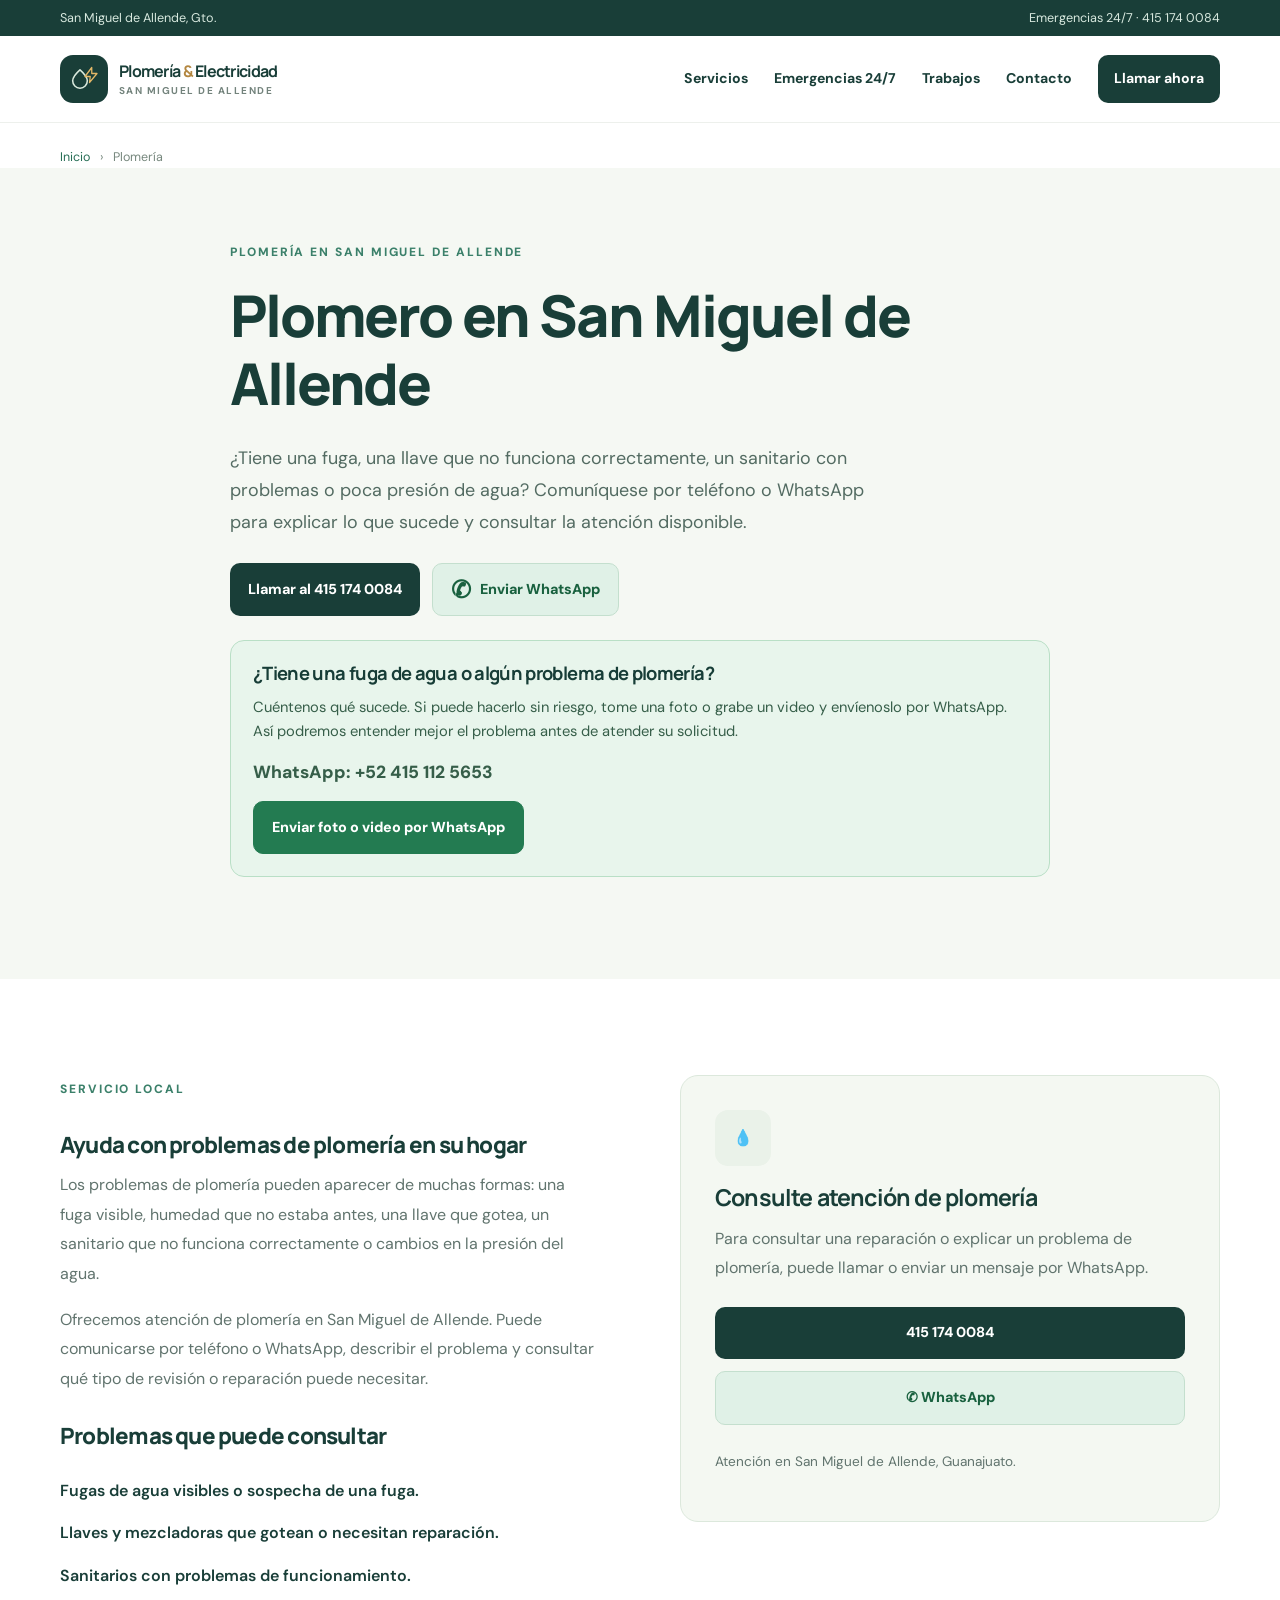
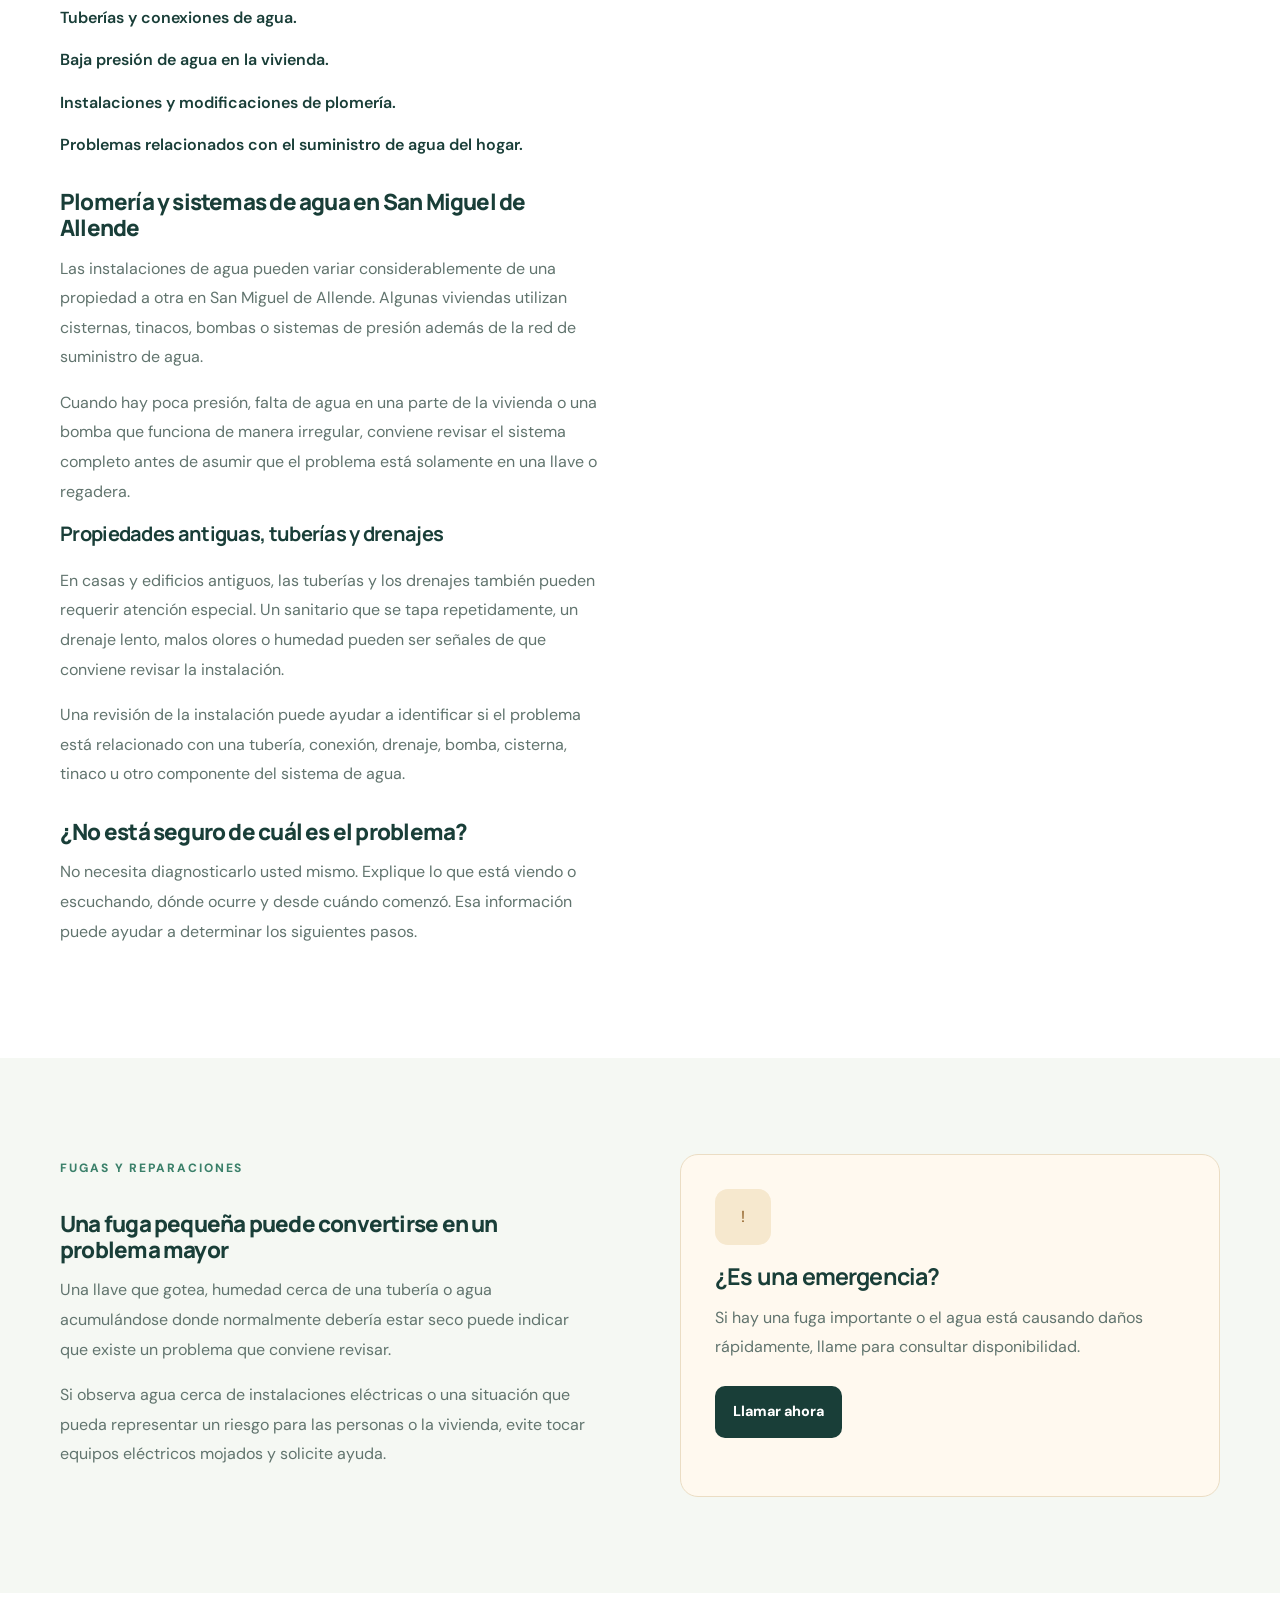
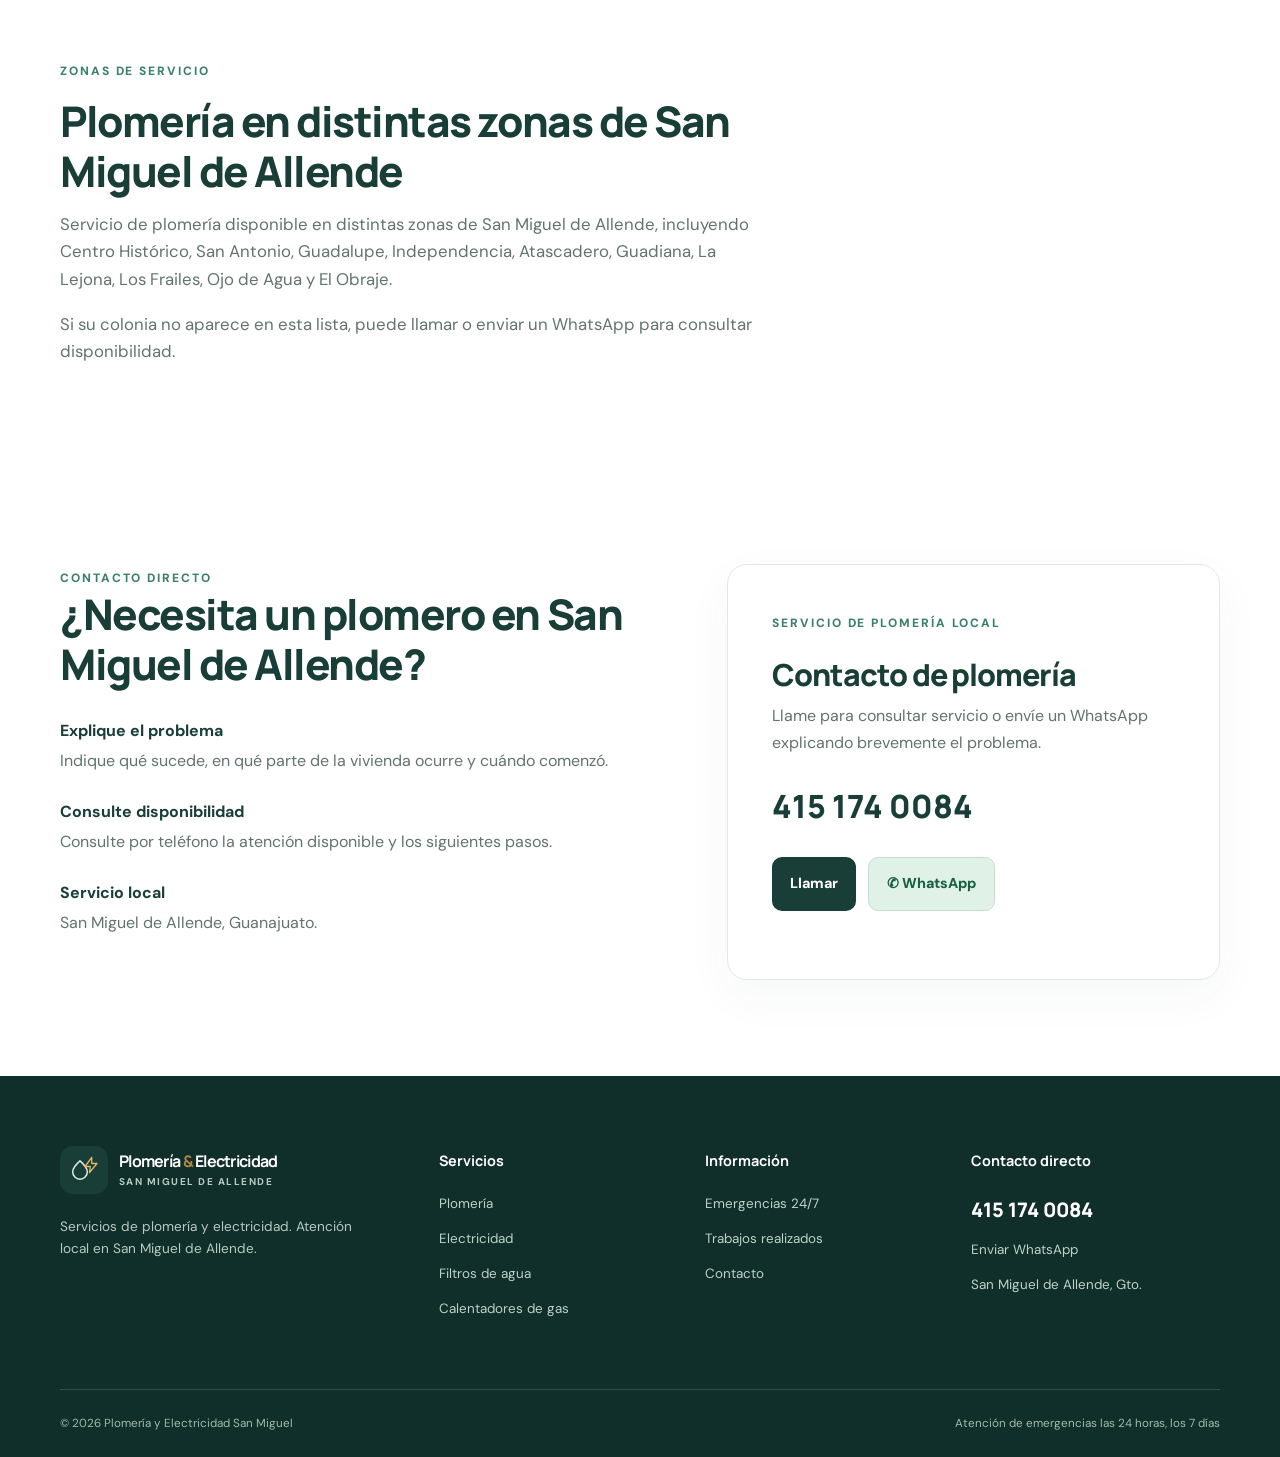
<file: plomeria/index.html>
<!doctype html>
<html lang="es-MX">
<head>
<!-- Google tag (gtag.js) -->
<script async src="https://www.googletagmanager.com/gtag/js?id=G-FZ346NBR8F"></script>
<script>
  window.dataLayer = window.dataLayer || [];
  function gtag(){dataLayer.push(arguments);}
  gtag('js', new Date());
  gtag('config', 'G-FZ346NBR8F');
</script>

  <meta charset="utf-8">
  <meta name="viewport" content="width=device-width,initial-scale=1">

  <title>Plomero en San Miguel de Allende | Plomería y Electricidad San Miguel</title>
  <meta name="description" content="Plomero en San Miguel de Allende para fugas de agua, tuberías, llaves, sanitarios, baja presión y reparaciones de plomería. Solicite atención local por teléfono o WhatsApp.">

  <link rel="canonical" href="https://plomeria-electricidad-san-miguel.mx/plomeria/">

  <meta property="og:type" content="website">
  <meta property="og:locale" content="es_MX">
  <meta property="og:title" content="Plomero en San Miguel de Allende | Plomería y Electricidad San Miguel">
  <meta property="og:description" content="Servicios de plomería en San Miguel de Allende. Fugas, tuberías, llaves, sanitarios, baja presión y otras reparaciones.">
  <meta property="og:url" content="https://plomeria-electricidad-san-miguel.mx/plomeria/">

  <meta name="theme-color" content="#173d37">
  <link rel="stylesheet" href="/assets/css/main.css">

  <script type="application/ld+json">
  {
    "@context": "https://schema.org",
    "@type": "Service",
    "name": "Servicio de plomería en San Miguel de Allende",
    "description": "Servicios de plomería en San Miguel de Allende para fugas, tuberías, sanitarios, baja presión, cisternas, tinacos, bombas, drenajes e instalaciones de agua.",
    "url": "https://plomeria-electricidad-san-miguel.mx/plomeria/",
    "areaServed": {
      "@type": "City",
      "name": "San Miguel de Allende",
      "containedInPlace": {
        "@type": "AdministrativeArea",
        "name": "Guanajuato"
      }
    },
    "provider": {
      "@type": "Plumber",
      "name": "Plomería y Electricidad San Miguel",
      "url": "https://plomeria-electricidad-san-miguel.mx/",
      "telephone": "+524151740084",
      "address": {
        "@type": "PostalAddress",
        "addressLocality": "San Miguel de Allende",
        "addressRegion": "Guanajuato",
        "addressCountry": "MX"
      }
    }
  }
  </script>
</head>

<body>
<a class="skip-link" href="#contenido">Saltar al contenido</a>

<div class="topline">
  <div class="wrap topline-inner">
    <span>San Miguel de Allende, Gto.</span>
    <a href="tel:+524151740084">Emergencias 24/7 · 415 174 0084</a>
  </div>
</div>

<header class="site-header">
  <div class="wrap nav-inner">
    <a class="brand" href="/" aria-label="Plomería y Electricidad San Miguel, inicio">
      <span class="brand-mark"><svg width="22" height="22" viewBox="0 0 24 24" fill="none" stroke="currentColor" stroke-width="1.7" stroke-linecap="round" stroke-linejoin="round" aria-hidden="true"><path d="M12 22a8 8 0 0 0 8-8c0-5-8-12-8-12S4 9 4 14a8 8 0 0 0 8 8Z"/></svg><svg width="18" height="18" viewBox="0 0 24 24" fill="none" stroke="currentColor" stroke-width="1.7" stroke-linecap="round" stroke-linejoin="round" aria-hidden="true"><path d="m13 2-9 12h7l-1 8 10-12h-7l0-8Z"/></svg></span>
      <span>
        <strong>Plomería <i>&amp;</i> Electricidad</strong>
        <small>SAN MIGUEL DE ALLENDE</small>
      </span>
    </a>

    <button class="menu-toggle" aria-label="Abrir menú" aria-expanded="false" aria-controls="nav-links">
      <span></span><span></span><span></span>
    </button>

    <nav class="nav-links" id="nav-links" aria-label="Navegación principal">
      <a href="/#servicios">Servicios</a>
      <a href="/#contenido">Emergencias 24/7</a>
      <a href="/#contenido">Trabajos</a>
      <a href="/#contenido">Contacto</a>
      <a class="nav-call" href="tel:+524151740084">Llamar ahora</a>
    </nav>
  </div>
</header>

<div class="breadcrumbs">
  <a href="/">Inicio</a>
  <span>›</span>
  <span>Plomería</span>
</div>

<main id="contenido">

  <section class="inner-hero">
    <div class="wrap narrow">
      <span class="kicker">PLOMERÍA EN SAN MIGUEL DE ALLENDE</span>

      <h1>Plomero en San Miguel de Allende</h1>

      <p class="hero-lead">
        ¿Tiene una fuga, una llave que no funciona correctamente, un sanitario con problemas
        o poca presión de agua? Comuníquese por teléfono o WhatsApp para
        explicar lo que sucede y consultar la atención disponible.
      </p>

      <div class="actions">
        <a class="btn btn-primary" href="tel:+524151740084">
          Llamar al 415 174 0084
        </a>

        <a class="btn btn-whatsapp"
           href="https://wa.me/524151125653?text=Hola%2C%20encontr%C3%A9%20Plomer%C3%ADa%20y%20Electricidad%20San%20Miguel%20y%20necesito%20ayuda%20con%20un%20problema%20de%20plomer%C3%ADa%20en%20San%20Miguel%20de%20Allende."
           target="_blank"
           rel="noopener noreferrer">
          <span class="wa-mark" aria-hidden="true">✆</span>
          Enviar WhatsApp
        </a>
      </div>

      <div class="whatsapp-photo-help">
        <h3>¿Tiene una fuga de agua o algún problema de plomería?</h3>
        <p>
          Cuéntenos qué sucede. Si puede hacerlo sin riesgo,
          tome una foto o grabe un video y envíenoslo por WhatsApp.
          Así podremos entender mejor el problema antes de atender su solicitud.
        </p>
        <p class="whatsapp-photo-number">WhatsApp: +52 415 112 5653</p>
        <a class="btn btn-whatsapp"
           href="https://wa.me/524151125653?text=Hola%2C%20encontr%C3%A9%20Plomer%C3%ADa%20y%20Electricidad%20San%20Miguel.%20Tengo%20un%20problema%20de%20plomer%C3%ADa%20en%20San%20Miguel%20de%20Allende%20y%20quiero%20enviar%20una%20foto%20o%20video%20para%20explicar%20lo%20que%20sucede."
           target="_blank"
           rel="noopener noreferrer">
          Enviar foto o video por WhatsApp
        </a>
      </div>
    </div>
  </section>

  <section class="section">
    <div class="wrap split align-start">

      <div class="prose">
        <span class="kicker">SERVICIO LOCAL</span>
        <h2>Ayuda con problemas de plomería en su hogar</h2>

        <p>
          Los problemas de plomería pueden aparecer de muchas formas: una fuga visible,
          humedad que no estaba antes, una llave que gotea, un sanitario que no funciona
          correctamente o cambios en la presión del agua.
        </p>

        <p>
          Ofrecemos atención de plomería en San Miguel de Allende. Puede comunicarse
          por teléfono o WhatsApp, describir el problema y consultar qué tipo de revisión o
          reparación puede necesitar.
        </p>

        <h2>Problemas que puede consultar</h2>

        <ul class="check-list">
          <li>Fugas de agua visibles o sospecha de una fuga.</li>
          <li>Llaves y mezcladoras que gotean o necesitan reparación.</li>
          <li>Sanitarios con problemas de funcionamiento.</li>
          <li>Tuberías y conexiones de agua.</li>
          <li>Baja presión de agua en la vivienda.</li>
          <li>Instalaciones y modificaciones de plomería.</li>
          <li>Problemas relacionados con el suministro de agua del hogar.</li>
        </ul>

        <h2>Plomería y sistemas de agua en San Miguel de Allende</h2>

        <p>
          Las instalaciones de agua pueden variar considerablemente de una propiedad a otra
          en San Miguel de Allende. Algunas viviendas utilizan cisternas, tinacos, bombas o
          sistemas de presión además de la red de suministro de agua.
        </p>

        <p>
          Cuando hay poca presión, falta de agua en una parte de la vivienda o una bomba que
          funciona de manera irregular, conviene revisar el sistema completo antes de asumir
          que el problema está solamente en una llave o regadera.
        </p>

        <h3>Propiedades antiguas, tuberías y drenajes</h3>

        <p>
          En casas y edificios antiguos, las tuberías y los drenajes también pueden requerir
          atención especial. Un sanitario que se tapa repetidamente, un drenaje lento, malos
          olores o humedad pueden ser señales de que conviene revisar la instalación.
        </p>

        <p>
          Una revisión de la instalación puede ayudar a identificar si el problema está
          relacionado con una tubería, conexión, drenaje, bomba, cisterna, tinaco u otro
          componente del sistema de agua.
        </p>

        <h2>¿No está seguro de cuál es el problema?</h2>

        <p>
          No necesita diagnosticarlo usted mismo. Explique lo que está viendo o escuchando,
          dónde ocurre y desde cuándo comenzó. Esa información puede ayudar a determinar
          los siguientes pasos.
        </p>
      </div>

      <aside class="side-panel">
        <span class="service-icon" aria-hidden="true">💧</span>
        <h3>Consulte atención de plomería</h3>

        <p>
          Para consultar una reparación o explicar un problema de plomería, puede llamar
          o enviar un mensaje por WhatsApp.
        </p>

        <div class="actions">
          <a class="btn btn-primary" href="tel:+524151740084">
            415 174 0084
          </a>

          <a class="btn btn-whatsapp"
             href="https://wa.me/524151125653?text=Hola%2C%20encontr%C3%A9%20Plomer%C3%ADa%20y%20Electricidad%20San%20Miguel%20y%20necesito%20ayuda%20con%20un%20problema%20de%20plomer%C3%ADa%20en%20San%20Miguel%20de%20Allende."
             target="_blank"
             rel="noopener noreferrer">
            ✆ WhatsApp
          </a>
        </div>

        <p class="small-note">
          Atención en San Miguel de Allende, Guanajuato.
        </p>
      </aside>

    </div>
  </section>

  <section class="section section-tint">
    <div class="wrap split align-start">

      <div class="prose">
        <span class="kicker">FUGAS Y REPARACIONES</span>
        <h2>Una fuga pequeña puede convertirse en un problema mayor</h2>

        <p>
          Una llave que gotea, humedad cerca de una tubería o agua acumulándose donde
          normalmente debería estar seco puede indicar que existe un problema que conviene
          revisar.
        </p>

        <p>
          Si observa agua cerca de instalaciones eléctricas o una situación que pueda
          representar un riesgo para las personas o la vivienda, evite tocar equipos
          eléctricos mojados y solicite ayuda.
        </p>
      </div>

      <aside class="safety-panel">
        <span class="service-icon" aria-hidden="true">!</span>
        <h3>¿Es una emergencia?</h3>

        <p>
          Si hay una fuga importante o el agua está causando daños rápidamente,
          llame para consultar disponibilidad.
        </p>

        <div class="actions">
          <a class="btn btn-primary" href="tel:+524151740084">
            Llamar ahora
          </a>
        </div>
      </aside>

    </div>
  </section>

  <section class="section section-compact">
    <div class="wrap">
      <div class="section-intro">
        <span class="kicker">ZONAS DE SERVICIO</span>
        <h2>Plomería en distintas zonas de San Miguel de Allende</h2>
        <p>
          Servicio de plomería disponible en distintas zonas de San Miguel de Allende,
          incluyendo Centro Histórico, San Antonio, Guadalupe, Independencia, Atascadero,
          Guadiana, La Lejona, Los Frailes, Ojo de Agua y El Obraje.
        </p>
        <p>
          Si su colonia no aparece en esta lista, puede llamar o enviar un WhatsApp para
          consultar disponibilidad.
        </p>
      </div>
    </div>
  </section>

  <section class="section">
    <div class="wrap contact-layout">

      <div class="contact-details">
        <span class="kicker">CONTACTO DIRECTO</span>
        <h2>¿Necesita un plomero en San Miguel de Allende?</h2>

        <div class="detail-row">
          <div>
            <strong>Explique el problema</strong>
            <p>
              Indique qué sucede, en qué parte de la vivienda ocurre y cuándo comenzó.
            </p>
          </div>
        </div>

        <div class="detail-row">
          <div>
            <strong>Consulte disponibilidad</strong>
            <p>
              Consulte por teléfono la atención disponible y los siguientes pasos.
            </p>
          </div>
        </div>

        <div class="detail-row">
          <div>
            <strong>Servicio local</strong>
            <p>San Miguel de Allende, Guanajuato.</p>
          </div>
        </div>
      </div>

      <div class="contact-card">
        <span class="kicker">SERVICIO DE PLOMERÍA LOCAL</span>
        <h2>Contacto de plomería</h2>

        <p>
          Llame para consultar servicio o envíe un WhatsApp explicando brevemente
          el problema.
        </p>

        <div class="contact-number">415 174 0084</div>

        <div class="actions">
          <a class="btn btn-primary" href="tel:+524151740084">
            Llamar
          </a>

          <a class="btn btn-whatsapp"
             href="https://wa.me/524151125653?text=Hola%2C%20encontr%C3%A9%20Plomer%C3%ADa%20y%20Electricidad%20San%20Miguel%20y%20necesito%20informaci%C3%B3n%20sobre%20un%20servicio%20de%20plomer%C3%ADa%20en%20San%20Miguel%20de%20Allende."
             target="_blank"
             rel="noopener noreferrer">
            ✆ WhatsApp
          </a>
        </div>
      </div>

    </div>
  </section>

</main>

<footer class="footer">
  <div class="wrap footer-main">

    <div>
      <a class="brand footer-brand" href="/">
        <span class="brand-mark"><svg width="22" height="22" viewBox="0 0 24 24" fill="none" stroke="currentColor" stroke-width="1.7" stroke-linecap="round" stroke-linejoin="round" aria-hidden="true"><path d="M12 22a8 8 0 0 0 8-8c0-5-8-12-8-12S4 9 4 14a8 8 0 0 0 8 8Z"/></svg><svg width="18" height="18" viewBox="0 0 24 24" fill="none" stroke="currentColor" stroke-width="1.7" stroke-linecap="round" stroke-linejoin="round" aria-hidden="true"><path d="m13 2-9 12h7l-1 8 10-12h-7l0-8Z"/></svg></span>
        <span>
          <strong>Plomería <i>&amp;</i> Electricidad</strong>
          <small>SAN MIGUEL DE ALLENDE</small>
        </span>
      </a>

      <p>
        Servicios de plomería y electricidad. Atención local en San Miguel de Allende.
      </p>
    </div>

    <div>
      <h3>Servicios</h3>
      <a href="/plomeria/">Plomería</a>
      <a href="/#servicios">Electricidad</a>
      <a href="/#servicios">Filtros de agua</a>
      <a href="/#servicios">Calentadores de gas</a>
    </div>

    <div>
      <h3>Información</h3>
      <a href="/#contenido">Emergencias 24/7</a>
      <a href="/#contenido">Trabajos realizados</a>
      <a href="/#contenido">Contacto</a>
    </div>

    <div>
      <h3>Contacto directo</h3>
      <a class="footer-number" href="tel:+524151740084">415 174 0084</a>
      <a href="https://wa.me/524151125653?text=Hola%2C%20encontr%C3%A9%20Plomer%C3%ADa%20y%20Electricidad%20San%20Miguel%20y%20necesito%20ayuda%20con%20un%20problema%20de%20plomer%C3%ADa%20en%20San%20Miguel%20de%20Allende."
         target="_blank"
         rel="noopener noreferrer">
        Enviar WhatsApp
      </a>
      <span>San Miguel de Allende, Gto.</span>
    </div>

  </div>

  <div class="wrap footer-bottom">
    <span>© 2026 Plomería y Electricidad San Miguel</span>
    <span>Atención de emergencias las 24 horas, los 7 días</span>
  </div>
</footer>

<div class="mobile-cta">
  <a href="tel:+524151740084">Llamar</a>

  <a href="https://wa.me/524151125653?text=Hola%2C%20encontr%C3%A9%20Plomer%C3%ADa%20y%20Electricidad%20San%20Miguel%20y%20necesito%20ayuda%20con%20un%20problema%20de%20plomer%C3%ADa%20en%20San%20Miguel%20de%20Allende."
     target="_blank"
     rel="noopener noreferrer">
    ✆ WhatsApp
  </a>
</div>

<script>
const menu = document.querySelector('.menu-toggle');
const links = document.querySelector('.nav-links');

if (menu && links) {
  menu.addEventListener('click', () => {
    const open = menu.getAttribute('aria-expanded') !== 'true';
    menu.setAttribute('aria-expanded', String(open));
    menu.setAttribute('aria-label', open ? 'Cerrar menú' : 'Abrir menú');
    links.classList.toggle('is-open', open);
  });

  links.addEventListener('click', (e) => {
    if (e.target.closest('a')) {
      menu.setAttribute('aria-expanded', 'false');
      links.classList.remove('is-open');
    }
  });
}
</script>

<script>
document.addEventListener("click", function (event) {
  const link = event.target.closest("a");

  if (!link) return;

  const href = link.getAttribute("href") || "";

  if (href.startsWith("tel:")) {
    gtag("event", "phone_click", {
      page_path: window.location.pathname
    });
  }

  if (href.includes("wa.me/")) {
    gtag("event", "whatsapp_click", {
      page_path: window.location.pathname
    });
  }
});
</script>
</body>
</html>
</file>
<file: assets/css/main.css>
@import url('https://fonts.googleapis.com/css2?family=DM+Sans:wght@400;500;600;700&family=Manrope:wght@400;500;600;700;800&display=swap');
:root{--ink:#193e38;--ink2:#2b514a;--muted:#61746e;--cream:#faf9f4;--paper:#fff;--line:#e1e9e2;--mint:#eaf2e9;--accent:#d9ad64;--wa:#23784f;--radius:18px}*{box-sizing:border-box}html{scroll-behavior:smooth}body{margin:0;background:#fff;color:var(--ink);font-family:'DM Sans',Arial,sans-serif;font-size:16px;line-height:1.65}h1,h2,h3,p{margin-top:0}h1,h2,h3{font-family:Manrope,'DM Sans',sans-serif;line-height:1.18;letter-spacing:-.035em}h1{font-size:clamp(2.65rem,5vw,4.7rem);font-weight:800}h2{font-size:clamp(2rem,3.3vw,3rem);font-weight:800}h3{font-size:1.25rem}a{color:inherit;text-decoration:none}a:hover{text-decoration:none}button{font:inherit}.wrap{width:min(1160px,calc(100% - 48px));margin-inline:auto}.narrow{max-width:820px}.skip-link{position:absolute;left:-9999px;top:8px;z-index:100;background:#fff;padding:10px}.skip-link:focus{left:8px}.topline{background:var(--ink);color:#d8e9df;font-size:.79rem}.topline-inner{display:flex;align-items:center;justify-content:space-between;min-height:36px;gap:16px}.topline-inner span,.topline-inner a{display:inline-flex;align-items:center;gap:7px}.topline-inner a:hover{text-decoration:underline}.site-header{background:#fff;position:sticky;top:0;z-index:30;border-bottom:1px solid #edf0ec}.nav-inner{display:flex;align-items:center;justify-content:space-between;min-height:86px;gap:20px}.brand{display:inline-flex;align-items:center;gap:11px;line-height:1.15}.brand-mark{width:48px;height:48px;border-radius:13px;background:var(--ink);color:#e2b767;display:flex;align-items:center;justify-content:center;gap:0;flex-shrink:0}.brand-mark svg:first-child{color:#d9e9dd}.brand-mark svg+svg{margin-left:-9px;margin-top:-9px}.brand strong{font-family:Manrope,sans-serif;font-size:1rem;letter-spacing:-.045em;display:block}.brand strong i{font-style:normal;color:#b38741}.brand small{display:block;letter-spacing:.15em;font-size:.62rem;font-weight:700;margin-top:5px;color:#73837c}.nav-links{display:flex;align-items:center;gap:26px;font-weight:700;font-size:.88rem}.nav-links>a:not(.nav-call):hover{color:#27836c}.nav-call{background:var(--ink);color:#fff;padding:12px 16px;border-radius:10px;display:inline-flex;gap:8px;align-items:center}.nav-call:hover{background:#2d5c51}.menu-toggle{display:none;background:transparent;border:0;cursor:pointer;padding:12px}.menu-toggle span{display:block;width:24px;height:2px;background:var(--ink);margin:5px 0}.hero{background:linear-gradient(140deg,#f8f9f4 0%,#f3f6ef 80%);padding:82px 0 86px;overflow:hidden}.hero-grid{display:grid;grid-template-columns:1.05fr .95fr;align-items:center;gap:60px}.eyebrow,.kicker{font-size:.75rem;letter-spacing:.16em;font-weight:800;color:#3b806a;display:inline-flex;align-items:center;gap:9px}.eyebrow{background:#e3eee3;padding:9px 13px;border-radius:100px;letter-spacing:.035em;text-transform:none;font-size:.76rem}.eyebrow-dot,.art-status span{width:7px;height:7px;border-radius:50%;background:#57aa72;display:inline-block}.hero h1{margin:24px 0 22px}.hero h1 em{font-style:normal;color:#43816d}.hero-lead{font-size:1.12rem;color:#536b62;max-width:660px;line-height:1.8}.hero-facts{display:flex;flex-wrap:wrap;gap:24px;margin:26px 0;color:#315f50;font-weight:700;font-size:.85rem}.hero-facts span{display:inline-flex;align-items:center;gap:8px}.actions{display:flex;gap:12px;flex-wrap:wrap;margin:24px 0}.btn{display:inline-flex;align-items:center;justify-content:center;gap:9px;border-radius:10px;padding:14px 18px;font-weight:800;font-size:.9rem;transition:transform .2s,background .2s;text-align:center}.btn:hover{transform:translateY(-2px)}.btn-primary{background:var(--ink);color:#fff}.btn-primary:hover{background:#2e6355}.btn-whatsapp{background:#e0f1e7;color:#19613f;border:1px solid #c4dfce}.btn-whatsapp:hover{background:#d2eadc}.wa-mark{font-size:1.5rem;line-height:.8}.hero-note{font-size:.77rem;color:#7d8d82}.hero-art{background:#fff;border:1px solid #e0e9df;border-radius:22px;box-shadow:0 24px 80px #204b3820;padding:22px;transform:rotate(1deg)}.hero-art>svg{display:block;width:100%;height:auto}.art-top,.art-bottom{display:flex;align-items:center;justify-content:space-between;gap:12px}.art-top{font-size:.65rem;letter-spacing:.09em;font-weight:800;color:#698277}.art-status{letter-spacing:0;font-size:.7rem;color:#3d8065;display:flex;align-items:center;gap:7px}.art-bottom{justify-content:center;flex-wrap:wrap}.art-chip{display:flex;align-items:center;gap:6px;border:1px solid #dce7dd;border-radius:9px;padding:8px 10px;font-size:.75rem;font-weight:800;background:#f7faf6}.trust-band{background:#fff;border-bottom:1px solid var(--line)}.trust-inner{display:grid;grid-template-columns:repeat(3,1fr);padding:27px 0;gap:30px}.trust-inner>div{border-right:1px solid var(--line);padding-left:20px}.trust-inner>div:first-child{padding-left:0}.trust-inner>div:last-child{border:0}.trust-inner strong,.trust-inner span{display:block}.trust-inner strong{font-size:.93rem}.trust-inner span{font-size:.82rem;color:var(--muted);margin-top:3px}.section{padding:96px 0}.section-tint{background:#f5f8f3}.section-intro{max-width:700px;margin-bottom:38px}.section-intro h2{margin:14px 0}.section-intro p{color:var(--muted);font-size:1.05rem}.service-grid{display:grid;grid-template-columns:repeat(4,minmax(0,1fr));gap:18px}.service-grid-3{grid-template-columns:repeat(3,minmax(0,1fr))}.service-card{display:flex;flex-direction:column;min-height:306px;border:1px solid var(--line);border-radius:16px;padding:26px;background:#fff;transition:transform .2s,box-shadow .2s,border-color .2s}.service-card:hover{transform:translateY(-4px);box-shadow:0 15px 40px #1d453315;border-color:#b5d0bf}.service-icon{width:56px;height:56px;display:inline-flex;align-items:center;justify-content:center;background:#eaf2e9;border-radius:13px;color:#357961;flex-shrink:0}.service-title{font-family:Manrope,sans-serif;font-weight:800;font-size:1.14rem;margin:22px 0 10px;letter-spacing:-.035em}.service-description{color:var(--muted);font-size:.87rem;line-height:1.7;flex:1}.card-link{color:#24745c;font-weight:800;font-size:.81rem;display:flex;align-items:center;gap:7px;margin-top:22px}.split{display:grid;grid-template-columns:1fr 1fr;align-items:center;gap:80px}.split h2{margin:15px 0 22px}.split p{color:#596f64;line-height:1.85}.text-link{display:inline-flex;align-items:center;gap:10px;font-weight:800;color:#24745c;border-bottom:2px solid #9ec6ac;padding-bottom:5px;margin-top:8px}.feature-panel{background:#fff;border:1px solid #dce9dc;border-radius:20px;padding:42px;box-shadow:0 16px 42px #204b3810}.feature-icon{display:inline-flex;color:#2e775f;background:#e8f1e7;padding:15px;border-radius:15px}.feature-panel h3{font-size:1.7rem;margin:22px 0 12px}.feature-number{font-family:Manrope,sans-serif;font-size:1.8rem;font-weight:800;letter-spacing:-.04em;margin-top:20px}.emergency-banner{background:#173d37;border-radius:24px;color:#fff;padding:52px;display:grid;grid-template-columns:1fr auto;align-items:center;gap:40px}.emergency-banner h2{margin:14px 0}.emergency-banner p{max-width:640px;color:#d2e2d8;margin:0}.kicker-light{color:#c2dfc6}.emergency-banner .btn-primary{background:#fff;color:var(--ink)}.emergency-banner .btn-whatsapp{background:#ccebd8}.emergency-banner .actions{display:flex;flex-direction:column;align-items:stretch;margin:0}.emergency-link{display:inline-flex;gap:8px;align-items:center;color:#e0e9df;font-size:.8rem;margin-top:14px}.photo-placeholder{background:linear-gradient(135deg,#e8f1e8,#d6e7dc);border:1px dashed #91b7a0;min-height:340px;border-radius:20px;display:flex;flex-direction:column;align-items:center;justify-content:center;text-align:center;padding:38px;color:#326a55}.photo-placeholder h3{margin:24px 0 10px}.photo-placeholder p{max-width:350px;color:#597b67;margin:0}.breadcrumbs{width:min(1160px,calc(100% - 48px));margin:24px auto 0;display:flex;gap:10px;font-size:.78rem;color:#77887e}.breadcrumbs a{color:#286f56}.inner-hero{padding:70px 0 78px;background:#f5f8f3}.inner-hero h1{font-size:clamp(2.4rem,4.5vw,4.1rem);margin:18px 0 24px}.inner-hero .actions{margin-bottom:0}.align-start{align-items:start}.check-list{list-style:none;margin:28px 0;padding:0;display:grid;gap:16px}.check-list li{display:flex;gap:12px;align-items:flex-start;font-weight:600}.check-list svg{color:#388469;flex-shrink:0;margin-top:4px}.muted,.small-note{color:var(--muted);font-size:.85rem}.side-panel,.safety-panel{background:#f4f8f2;border:1px solid #dce8dc;padding:34px;border-radius:18px}.side-panel h3,.safety-panel h3{margin:18px 0 12px;font-size:1.45rem}.side-panel p,.safety-panel p{color:var(--muted)}.side-panel .actions{flex-direction:column;align-items:stretch}.safety-panel{background:#fff9ef;border-color:#ebddc4}.safety-panel .service-icon{background:#f6e8ce;color:#8c5b20}.work-preview{display:grid;grid-template-columns:1fr 1fr;gap:70px;align-items:center}.work-preview .photo-placeholder{min-height:400px}.work-preview .photo-placeholder h2{font-size:1.45rem}.contact-layout{display:grid;grid-template-columns:1.1fr .9fr;gap:65px;align-items:start}.contact-card{border:1px solid var(--line);padding:44px;border-radius:20px;box-shadow:0 16px 48px #173d370b}.contact-card h2{font-size:1.9rem;margin:22px 0 10px}.contact-card p{color:var(--muted)}.contact-card .contact-number{font-family:Manrope,sans-serif;font-weight:800;color:var(--ink);font-size:2rem;margin:24px 0}.contact-details h2{margin:0 0 28px}.detail-row{display:flex;gap:17px;margin-bottom:24px}.detail-row>svg{color:#3b8168;flex-shrink:0;margin-top:4px}.detail-row strong{display:block}.detail-row p{margin:4px 0 0;color:var(--muted)}.prose h2{font-size:1.4rem;margin:30px 0 12px}.prose p{color:var(--muted)}.prose a{color:#24745c;text-decoration:underline}.footer{background:#102e2a;color:#dce8df}.footer-main{display:grid;grid-template-columns:1.5fr 1fr 1fr 1.1fr;gap:40px;padding:70px 0 56px}.footer-brand strong{color:#fff}.footer-brand small{color:#b7cbc0}.footer-main p{max-width:300px;color:#b7cbc0;font-size:.85rem;margin-top:22px}.footer-main h3{font-size:.9rem;color:#fff;letter-spacing:0;margin:6px 0 24px}.footer-main>div>a:not(.brand),.footer-main>div>span{display:block;color:#bfd2c5;font-size:.84rem;margin-bottom:13px}.footer-main>div>a:hover{color:#fff}.footer-main>div>a.footer-number{font-family:Manrope,sans-serif;font-size:1.25rem;font-weight:800;color:#fff}.footer-bottom{display:flex;justify-content:space-between;gap:20px;border-top:1px solid #33504a;padding:24px 0;color:#a3baab;font-size:.73rem}.mobile-cta{display:none}a:focus-visible,button:focus-visible{outline:3px solid #dcaa53;outline-offset:4px}@media(max-width:1020px){.nav-links{gap:15px;font-size:.78rem}.hero-grid{gap:35px}.service-grid{grid-template-columns:repeat(2,minmax(0,1fr))}.service-grid-3{grid-template-columns:repeat(3,minmax(0,1fr))}.split{gap:40px}.footer-main{gap:22px}}@media(max-width:760px){.wrap{width:min(100% - 36px,540px)}.topline-inner{justify-content:center}.topline-inner>span{display:none}.nav-inner{min-height:72px}.brand strong{font-size:.85rem}.brand small{font-size:.5rem}.brand-mark{width:42px;height:42px}.menu-toggle{display:block}.nav-links{display:none;position:absolute;left:0;right:0;top:100%;background:#fff;border-bottom:1px solid var(--line);box-shadow:0 15px 20px #173d3712;flex-direction:column;align-items:stretch;padding:16px 24px;gap:0}.nav-links.is-open{display:flex}.nav-links a{padding:13px 6px}.nav-links .nav-call{margin-top:10px;justify-content:center}.hero{padding:48px 0 58px}.hero-grid,.split,.work-preview,.contact-layout{grid-template-columns:1fr;gap:36px}.hero h1{font-size:clamp(2.5rem,11vw,3.8rem)}.hero-lead{font-size:1rem}.hero-art{transform:none;max-width:460px}.trust-inner{grid-template-columns:1fr;gap:14px;padding:22px 0}.trust-inner>div{padding:0 0 12px;border-right:0;border-bottom:1px solid var(--line)}.trust-inner>div:last-child{border:0;padding:0}.section{padding:64px 0}.service-grid,.service-grid-3{grid-template-columns:1fr}.service-card{min-height:0}.emergency-banner{grid-template-columns:1fr;padding:32px 24px;gap:28px}.emergency-banner .actions{gap:12px}.inner-hero{padding:46px 0 54px}.footer-main{grid-template-columns:1fr 1fr;gap:30px;padding:52px 0}.footer-main>div:first-child{grid-column:1/-1}.footer-bottom{flex-direction:column}.mobile-cta{position:fixed;display:grid;grid-template-columns:1fr 1fr;bottom:0;left:0;right:0;z-index:50;box-shadow:0 -5px 25px #173d3720;background:#fff;padding:9px 12px max(9px,env(safe-area-inset-bottom));gap:10px}.mobile-cta a{background:var(--ink);color:#fff;border-radius:9px;display:flex;align-items:center;justify-content:center;gap:8px;padding:12px;font-weight:800;font-size:.86rem}.mobile-cta a+ a{background:#237b51}body{padding-bottom:70px}.contact-card{padding:26px}.contact-card .contact-number{font-size:1.65rem}}@media(max-width:380px){.brand strong{font-size:.72rem}.brand small{letter-spacing:.08em}.hero-facts{gap:10px}.actions{flex-direction:column;align-items:stretch}.hero-art{padding:12px}.art-top{font-size:.53rem}.art-chip{font-size:.65rem}.footer-main{grid-template-columns:1fr}.footer-main>div:first-child{grid-column:auto}}

/* Compact spacing for shorter informational sections */
.section-compact {
  padding: 64px 0;
}

@media (max-width: 760px) {
  .section-compact {
    padding: 48px 0;
  }
}

/* Higher-contrast service icon */
.service-icon {
  color: #193e38;
}

/* WhatsApp photo/video assistance */
.whatsapp-photo-help {
  background: #e8f5ec;
  border: 1px solid #b9dfc6;
  border-radius: 14px;
  padding: 22px;
  margin: 24px 0;
}

.whatsapp-photo-help h3 {
  color: #173d37;
  font-size: 1.15rem;
  margin: 0 0 10px;
}

.whatsapp-photo-help p {
  color: #365e49;
  font-size: .92rem;
  line-height: 1.65;
  margin: 0 0 14px;
}

.whatsapp-photo-number {
  font-weight: 800;
  font-size: 1.1rem !important;
}

.whatsapp-photo-help .btn-whatsapp {
  background: #237b51;
  color: #fff;
  border-color: #237b51;
}

.whatsapp-photo-help .btn-whatsapp:hover {
  background: #19613f;
}

@media (max-width: 760px) {
  .whatsapp-photo-number {
    display: none;
  }

  .whatsapp-photo-help {
    padding: 18px;
  }

  .whatsapp-photo-help .btn-whatsapp {
    width: 100%;
  }
}
</file>
